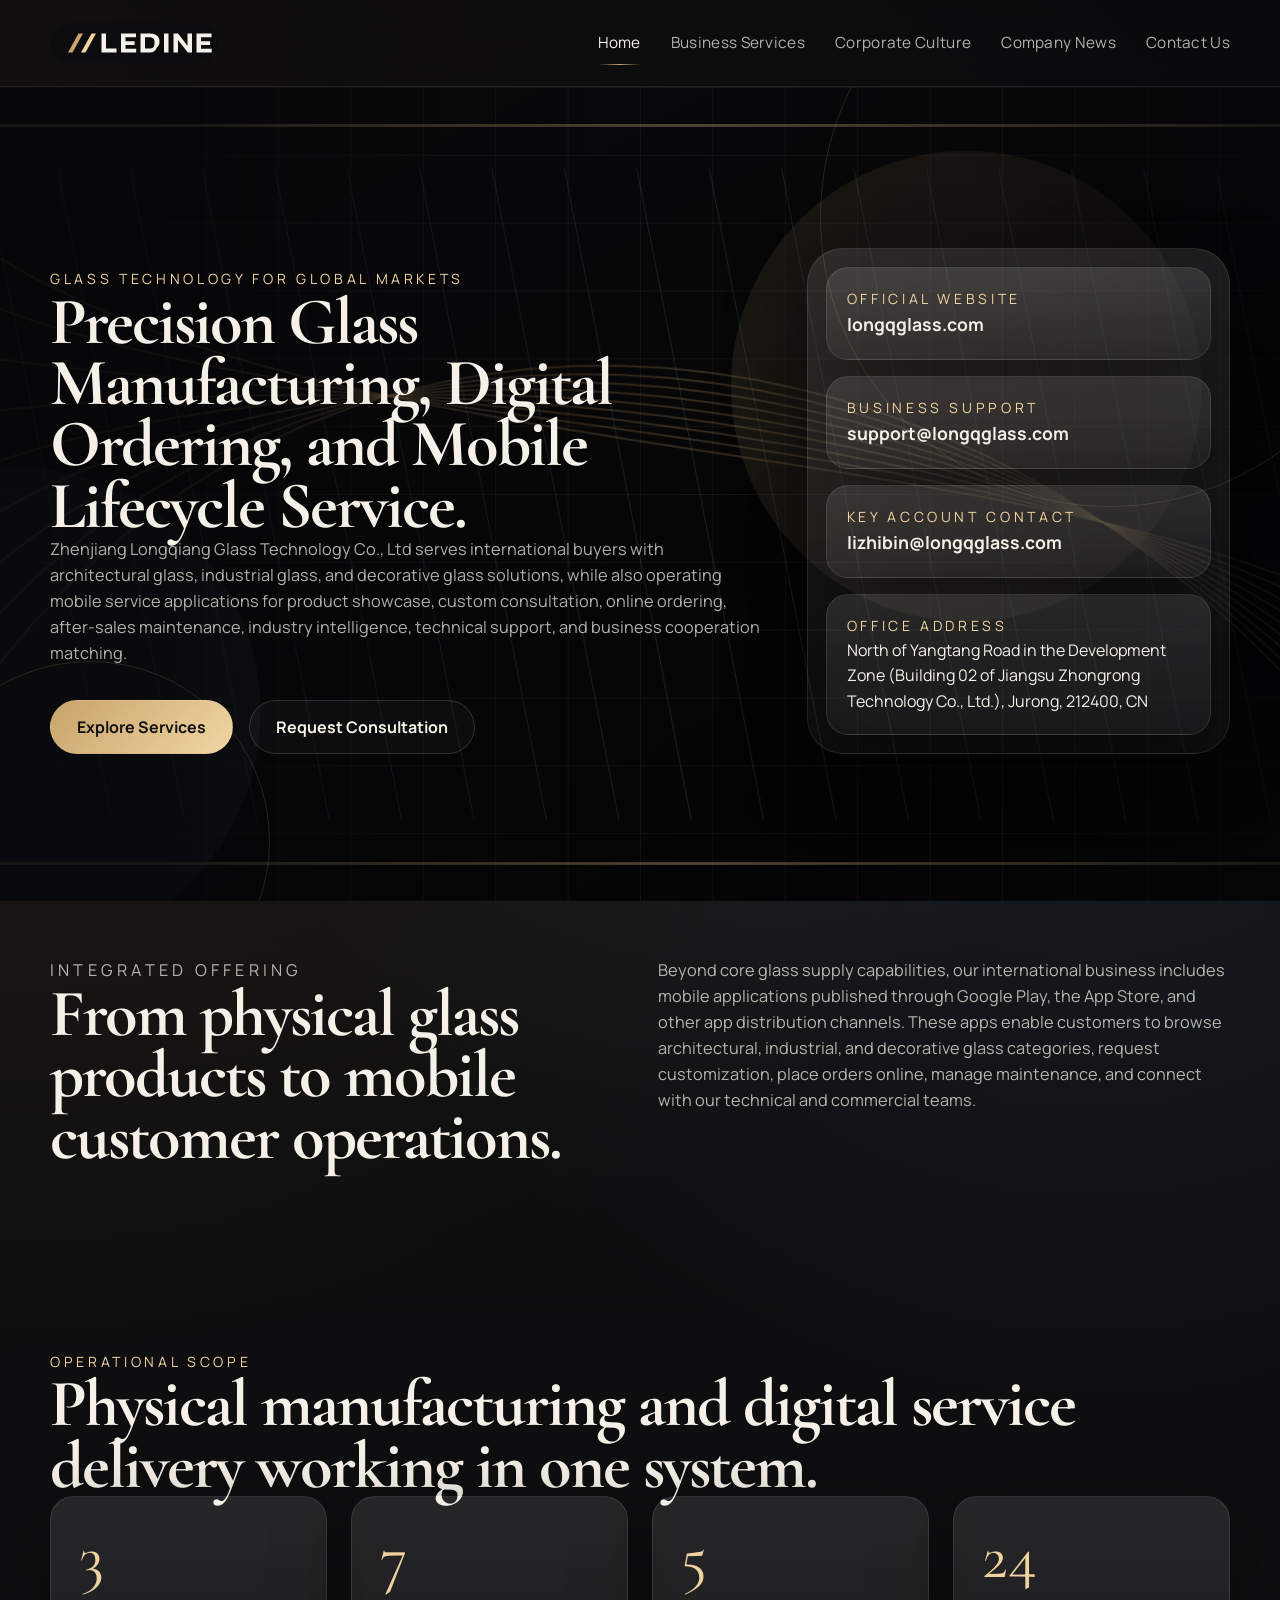
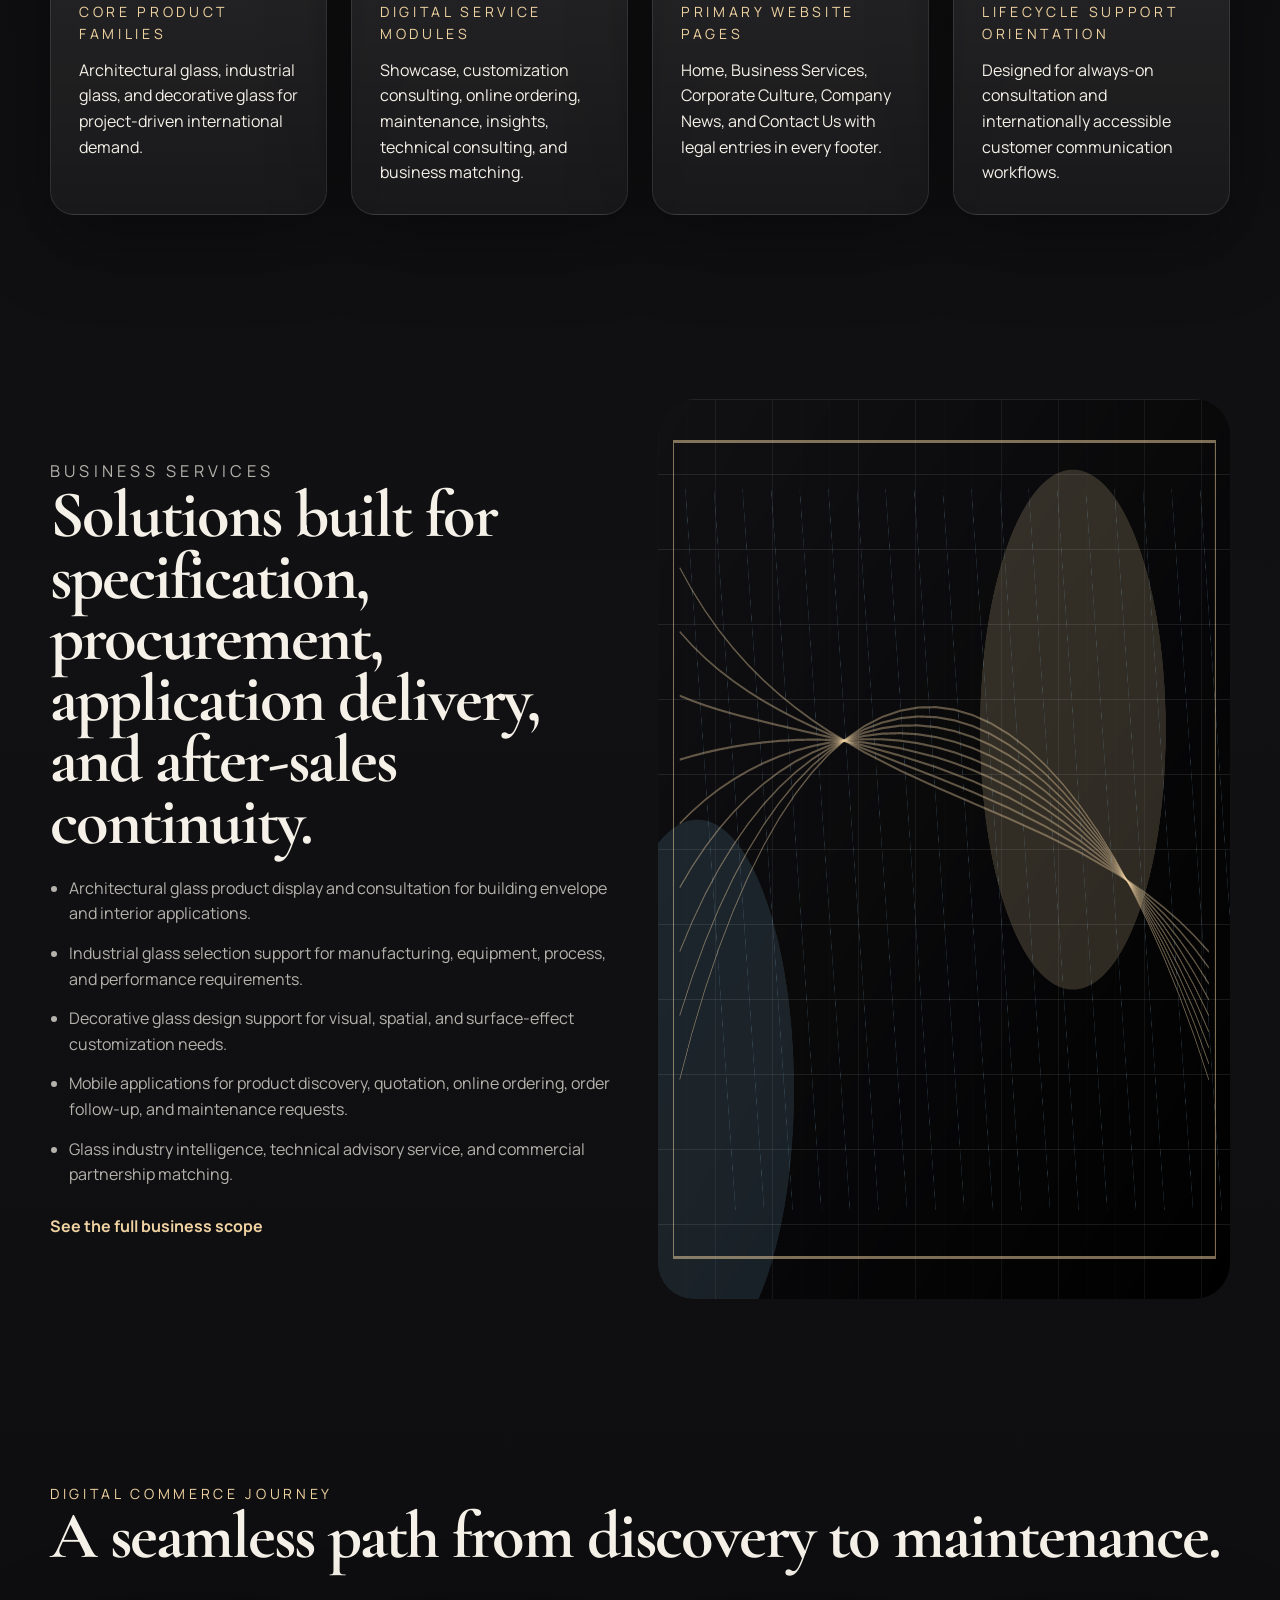
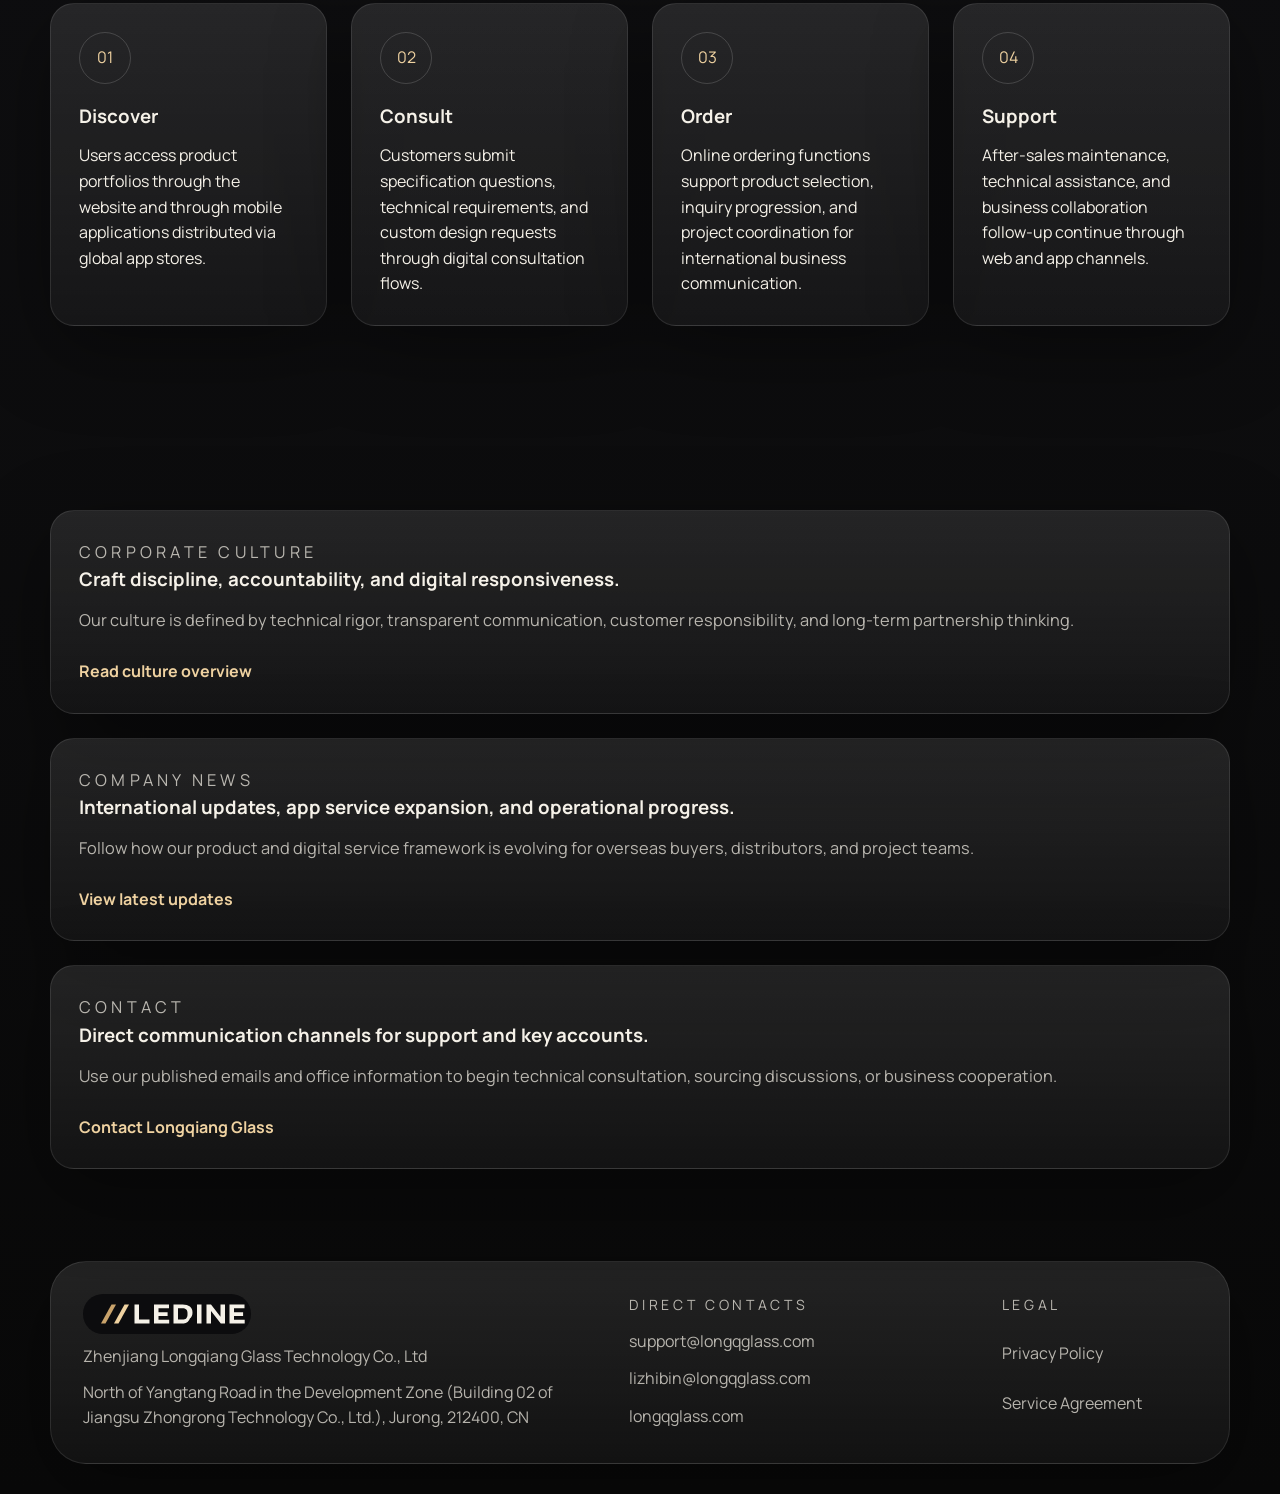
<file: index.html>
<!DOCTYPE html>
<html lang="en">
<head>
    <meta charset="UTF-8">
    <meta http-equiv="X-UA-Compatible" content="IE=edge">
    <meta name="viewport" content="width=device-width, initial-scale=1.0">
    <title>Zhenjiang Longqiang Glass Technology Co., Ltd | Advanced Glass Solutions & Mobile Service Platform</title>
    <meta name="description" content="Zhenjiang Longqiang Glass Technology Co., Ltd provides architectural glass, industrial glass, decorative glass, customization consulting, online ordering, after-sales maintenance, industry intelligence, technical consulting, and business matching services for international markets.">
    <meta name="keywords" content="glass technology, architectural glass, industrial glass, decorative glass, custom glass, online glass ordering, glass maintenance, glass mobile app, Jurong glass company, Jiangsu glass manufacturer">
    <meta name="robots" content="index, follow, max-image-preview:large, max-snippet:-1, max-video-preview:-1">
    <link rel="canonical" href="https://longqglass.com/">
    <link rel="alternate" hreflang="en" href="https://longqglass.com/">
    <meta property="og:type" content="website">
    <meta property="og:title" content="Zhenjiang Longqiang Glass Technology Co., Ltd">
    <meta property="og:description" content="International glass solutions, mobile service applications, customization consulting, and lifecycle support.">
    <meta property="og:url" content="https://longqglass.com/">
    <meta property="og:image" content="https://longqglass.com/images/og-cover.png">
    <meta property="og:site_name" content="Longqiang Glass">
    <meta name="twitter:card" content="summary_large_image">
    <meta name="twitter:title" content="Zhenjiang Longqiang Glass Technology Co., Ltd">
    <meta name="twitter:description" content="Advanced glass products, mobile ordering and service applications, and business support for international buyers.">
    <meta name="twitter:image" content="https://longqglass.com/images/og-cover.png">
    <link rel="icon" type="image/svg+xml" href="images/favicon.svg">
    <link rel="preconnect" href="https://fonts.googleapis.com">
    <link rel="preconnect" href="https://fonts.gstatic.com" crossorigin>
    <link href="https://fonts.googleapis.com/css2?family=Manrope:wght@400;500;600;700;800&family=Cormorant+Garamond:wght@500;600;700&display=swap" rel="stylesheet">
    <link rel="stylesheet" href="css/site.css">
    <script type="application/ld+json">
    {
      "@context": "https://schema.org",
      "@type": "Organization",
      "name": "Zhenjiang Longqiang Glass Technology Co., Ltd",
      "url": "https://longqglass.com/",
      "logo": "https://longqglass.com/images/logo.svg",
      "email": "support@longqglass.com",
      "address": {
        "@type": "PostalAddress",
        "streetAddress": "North of Yangtang Road in the Development Zone (Building 02 of Jiangsu Zhongrong Technology Co., Ltd.)",
        "addressLocality": "Jurong",
        "postalCode": "212400",
        "addressCountry": "CN"
      },
      "contactPoint": [
        {
          "@type": "ContactPoint",
          "contactType": "business support",
          "email": "support@longqglass.com",
          "availableLanguage": ["English"]
        },
        {
          "@type": "ContactPoint",
          "contactType": "key accounts",
          "email": "lizhibin@longqglass.com",
          "availableLanguage": ["English"]
        }
      ]
    }
    </script>
</head>
<body>
    <div class="page-shell">
        <header class="site-header" data-header>
            <div class="container nav-wrap">
                <a class="brand" href="index.html" aria-label="Longqiang Glass home">
                    <img src="images/logo.svg" alt="Longqiang Glass logo" width="168" height="40">
                </a>
                <button class="nav-toggle" type="button" aria-expanded="false" aria-controls="site-nav" data-nav-toggle>
                    <span></span>
                    <span></span>
                </button>
                <nav id="site-nav" class="site-nav" aria-label="Primary navigation">
                    <a class="is-active" href="index.html">Home</a>
                    <a href="services.html">Business Services</a>
                    <a href="culture.html">Corporate Culture</a>
                    <a href="news.html">Company News</a>
                    <a href="contact.html">Contact Us</a>
                </nav>
            </div>
        </header>

        <main>
            <section class="hero hero-home">
                <div class="hero-media">
                    <img src="images/hero-abstract.png" alt="Premium glass architecture and digital service background" width="1600" height="900">
                </div>
                <div class="hero-orbit orbit-a"></div>
                <div class="hero-orbit orbit-b"></div>
                <div class="container hero-grid">
                    <div class="hero-copy" data-reveal>
                        <p class="eyebrow">Glass Technology for Global Markets</p>
                        <h1>Precision Glass Manufacturing, Digital Ordering, and Mobile Lifecycle Service.</h1>
                        <p class="hero-text">Zhenjiang Longqiang Glass Technology Co., Ltd serves international buyers with architectural glass, industrial glass, and decorative glass solutions, while also operating mobile service applications for product showcase, custom consultation, online ordering, after-sales maintenance, industry intelligence, technical support, and business cooperation matching.</p>
                        <div class="hero-actions">
                            <a class="button button-primary" href="services.html">Explore Services</a>
                            <a class="button button-secondary" href="contact.html">Request Consultation</a>
                        </div>
                    </div>
                    <aside class="hero-panel" data-reveal>
                        <div class="panel-card">
                            <p class="panel-label">Official Website</p>
                            <a href="https://longqglass.com" target="_blank" rel="noopener">longqglass.com</a>
                        </div>
                        <div class="panel-card">
                            <p class="panel-label">Business Support</p>
                            <a href="mailto:support@longqglass.com">support@longqglass.com</a>
                        </div>
                        <div class="panel-card">
                            <p class="panel-label">Key Account Contact</p>
                            <a href="mailto:lizhibin@longqglass.com">lizhibin@longqglass.com</a>
                        </div>
                        <div class="panel-card">
                            <p class="panel-label">Office Address</p>
                            <p>North of Yangtang Road in the Development Zone (Building 02 of Jiangsu Zhongrong Technology Co., Ltd.), Jurong, 212400, CN</p>
                        </div>
                    </aside>
                </div>
            </section>

            <section class="section intro-strip">
                <div class="container intro-grid">
                    <div data-reveal>
                        <p class="eyebrow">Integrated Offering</p>
                        <h2>From physical glass products to mobile customer operations.</h2>
                    </div>
                    <div data-reveal>
                        <p>Beyond core glass supply capabilities, our international business includes mobile applications published through Google Play, the App Store, and other app distribution channels. These apps enable customers to browse architectural, industrial, and decorative glass categories, request customization, place orders online, manage maintenance, and connect with our technical and commercial teams.</p>
                    </div>
                </div>
            </section>

            <section class="section metrics-section">
                <div class="container">
                    <div class="section-heading" data-reveal>
                        <p class="eyebrow">Operational Scope</p>
                        <h2>Physical manufacturing and digital service delivery working in one system.</h2>
                    </div>
                    <div class="metrics-grid">
                        <article class="metric-card" data-reveal>
                            <span class="metric-value" data-count="3">3</span>
                            <p class="metric-title">Core Product Families</p>
                            <p>Architectural glass, industrial glass, and decorative glass for project-driven international demand.</p>
                        </article>
                        <article class="metric-card" data-reveal>
                            <span class="metric-value" data-count="7">7</span>
                            <p class="metric-title">Digital Service Modules</p>
                            <p>Showcase, customization consulting, online ordering, maintenance, insights, technical consulting, and business matching.</p>
                        </article>
                        <article class="metric-card" data-reveal>
                            <span class="metric-value" data-count="5">5</span>
                            <p class="metric-title">Primary Website Pages</p>
                            <p>Home, Business Services, Corporate Culture, Company News, and Contact Us with legal entries in every footer.</p>
                        </article>
                        <article class="metric-card" data-reveal>
                            <span class="metric-value" data-count="24">24</span>
                            <p class="metric-title">Lifecycle Support Orientation</p>
                            <p>Designed for always-on consultation and internationally accessible customer communication workflows.</p>
                        </article>
                    </div>
                </div>
            </section>

            <section class="section showcase-section">
                <div class="container showcase-grid">
                    <div class="showcase-copy" data-reveal>
                        <p class="eyebrow">Business Services</p>
                        <h2>Solutions built for specification, procurement, application delivery, and after-sales continuity.</h2>
                        <ul class="feature-list">
                            <li>Architectural glass product display and consultation for building envelope and interior applications.</li>
                            <li>Industrial glass selection support for manufacturing, equipment, process, and performance requirements.</li>
                            <li>Decorative glass design support for visual, spatial, and surface-effect customization needs.</li>
                            <li>Mobile applications for product discovery, quotation, online ordering, order follow-up, and maintenance requests.</li>
                            <li>Glass industry intelligence, technical advisory service, and commercial partnership matching.</li>
                        </ul>
                        <a class="text-link" href="services.html">See the full business scope</a>
                    </div>
                    <div class="showcase-media" data-reveal>
                        <img src="images/service-grid.png" alt="Glass business services overview" width="1200" height="900">
                    </div>
                </div>
            </section>

            <section class="section timeline-section">
                <div class="container">
                    <div class="section-heading" data-reveal>
                        <p class="eyebrow">Digital Commerce Journey</p>
                        <h2>A seamless path from discovery to maintenance.</h2>
                    </div>
                    <div class="timeline">
                        <article class="timeline-item" data-reveal>
                            <span>01</span>
                            <h3>Discover</h3>
                            <p>Users access product portfolios through the website and through mobile applications distributed via global app stores.</p>
                        </article>
                        <article class="timeline-item" data-reveal>
                            <span>02</span>
                            <h3>Consult</h3>
                            <p>Customers submit specification questions, technical requirements, and custom design requests through digital consultation flows.</p>
                        </article>
                        <article class="timeline-item" data-reveal>
                            <span>03</span>
                            <h3>Order</h3>
                            <p>Online ordering functions support product selection, inquiry progression, and project coordination for international business communication.</p>
                        </article>
                        <article class="timeline-item" data-reveal>
                            <span>04</span>
                            <h3>Support</h3>
                            <p>After-sales maintenance, technical assistance, and business collaboration follow-up continue through web and app channels.</p>
                        </article>
                    </div>
                </div>
            </section>

            <section class="section news-preview">
                <div class="container cards-three">
                    <article class="content-card" data-reveal>
                        <p class="eyebrow">Corporate Culture</p>
                        <h3>Craft discipline, accountability, and digital responsiveness.</h3>
                        <p>Our culture is defined by technical rigor, transparent communication, customer responsibility, and long-term partnership thinking.</p>
                        <a class="text-link" href="culture.html">Read culture overview</a>
                    </article>
                    <article class="content-card" data-reveal>
                        <p class="eyebrow">Company News</p>
                        <h3>International updates, app service expansion, and operational progress.</h3>
                        <p>Follow how our product and digital service framework is evolving for overseas buyers, distributors, and project teams.</p>
                        <a class="text-link" href="news.html">View latest updates</a>
                    </article>
                    <article class="content-card" data-reveal>
                        <p class="eyebrow">Contact</p>
                        <h3>Direct communication channels for support and key accounts.</h3>
                        <p>Use our published emails and office information to begin technical consultation, sourcing discussions, or business cooperation.</p>
                        <a class="text-link" href="contact.html">Contact Longqiang Glass</a>
                    </article>
                </div>
            </section>
        </main>

        <footer class="site-footer">
            <div class="container footer-grid">
                <div>
                    <img src="images/logo.svg" alt="Longqiang Glass logo" width="168" height="40">
                    <p>Zhenjiang Longqiang Glass Technology Co., Ltd</p>
                    <p>North of Yangtang Road in the Development Zone (Building 02 of Jiangsu Zhongrong Technology Co., Ltd.), Jurong, 212400, CN</p>
                </div>
                <div>
                    <p class="footer-title">Direct Contacts</p>
                    <a href="mailto:support@longqglass.com">support@longqglass.com</a>
                    <a href="mailto:lizhibin@longqglass.com">lizhibin@longqglass.com</a>
                    <a href="https://longqglass.com" target="_blank" rel="noopener">longqglass.com</a>
                </div>
                <div>
                    <p class="footer-title">Legal</p>
                    <a href="privacy.html">Privacy Policy</a>
                    <a href="terms.html">Service Agreement</a>
                </div>
            </div>
        </footer>
    </div>

    <script src="js/site.js" defer></script>
</body>
</html>
</file>
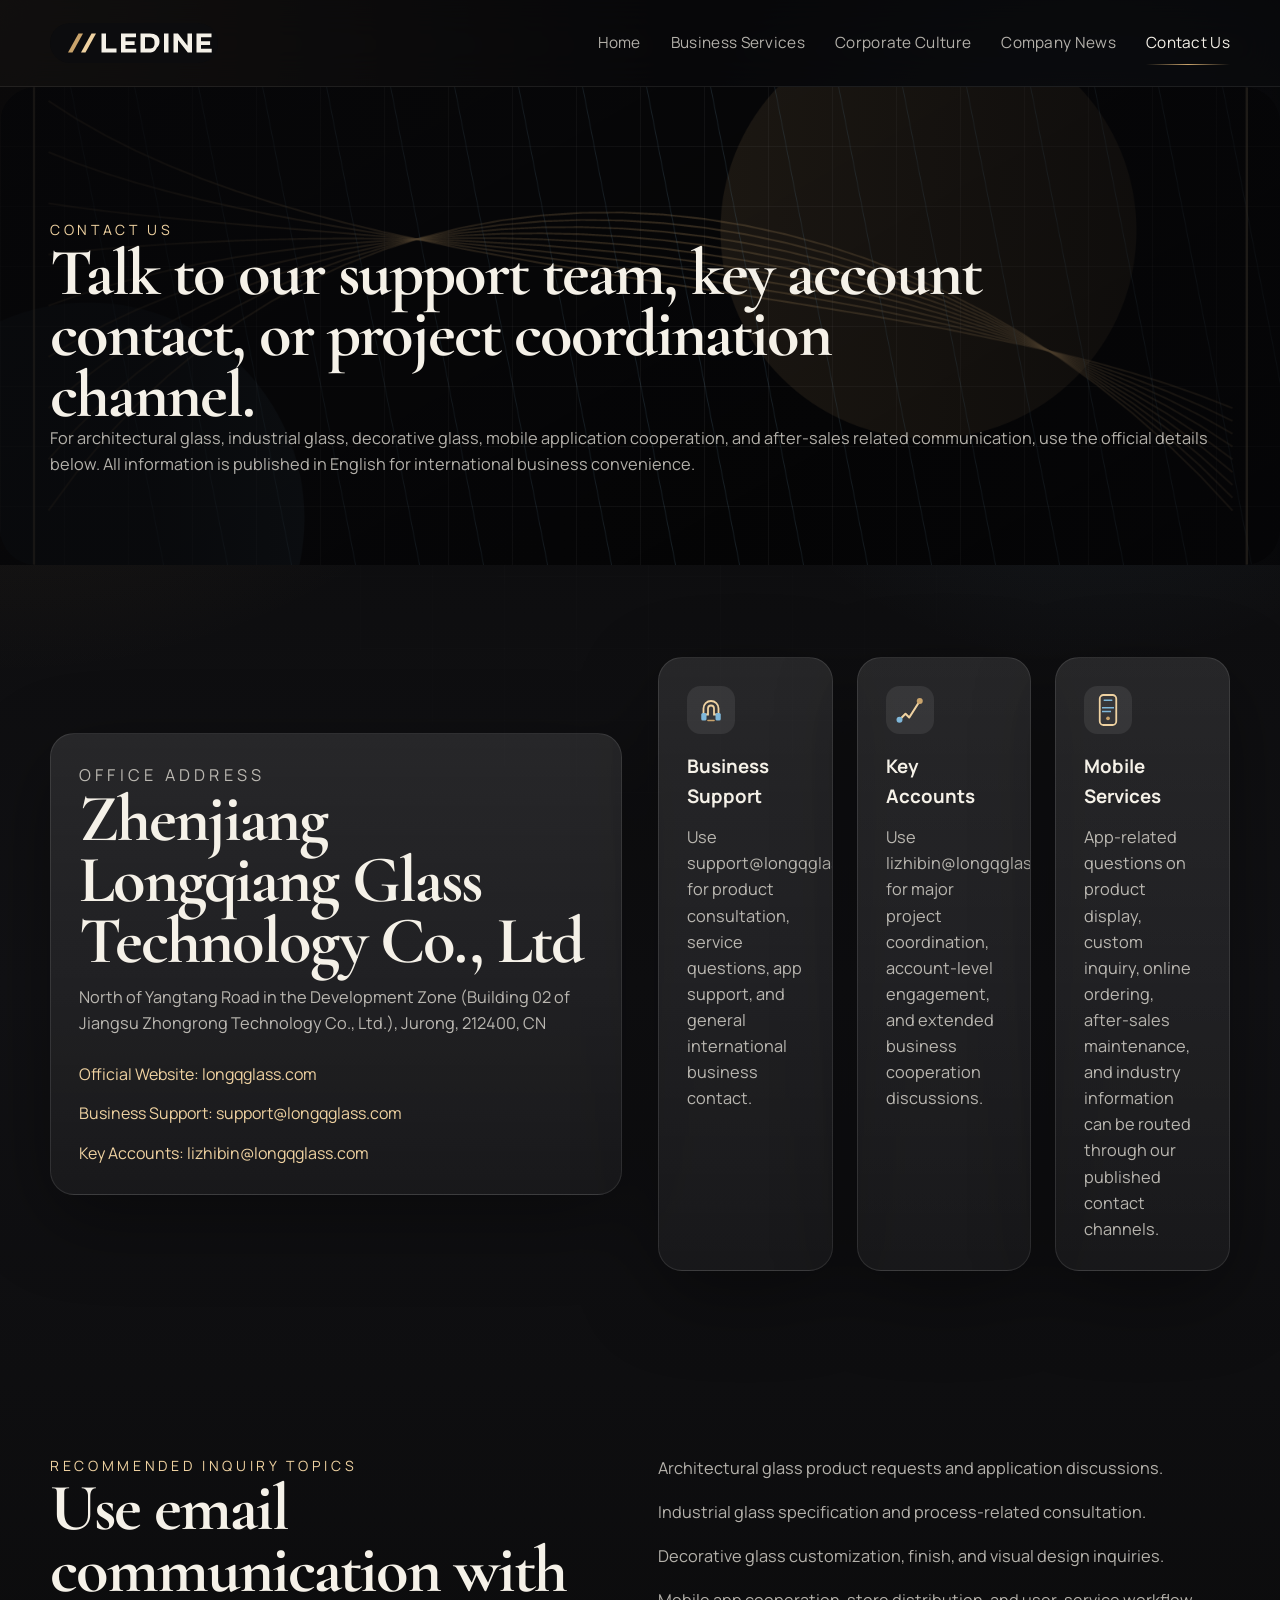
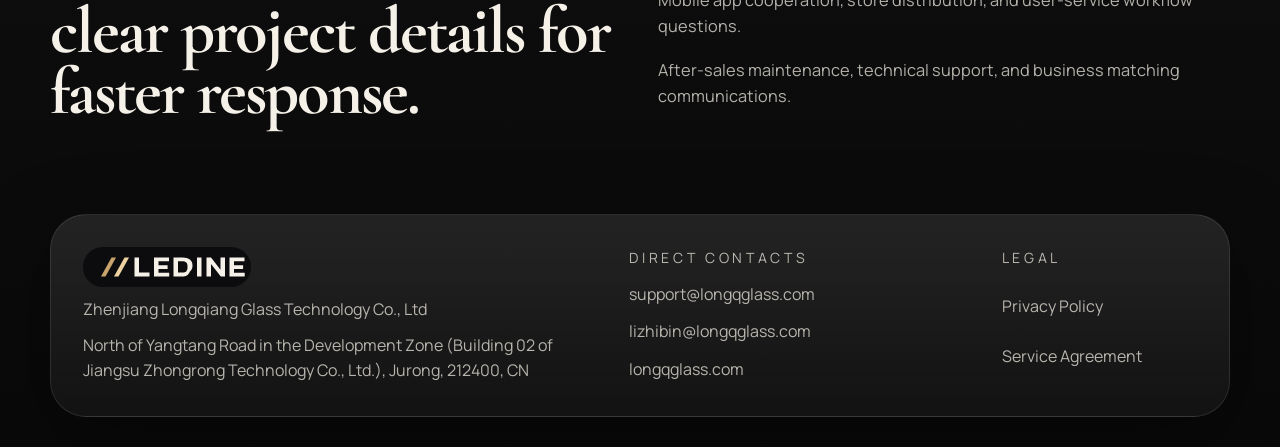
<file: contact.html>
<!DOCTYPE html>
<html lang="en">
<head>
    <meta charset="UTF-8">
    <meta http-equiv="X-UA-Compatible" content="IE=edge">
    <meta name="viewport" content="width=device-width, initial-scale=1.0">
    <title>Contact Us | Zhenjiang Longqiang Glass Technology Co., Ltd</title>
    <meta name="description" content="Contact Zhenjiang Longqiang Glass Technology Co., Ltd for business support, key account coordination, technical consultation, and international cooperation.">
    <meta name="robots" content="index, follow, max-image-preview:large">
    <link rel="canonical" href="https://longqglass.com/contact.html">
    <link rel="alternate" hreflang="en" href="https://longqglass.com/contact.html">
    <meta property="og:type" content="website">
    <meta property="og:title" content="Contact Us | Longqiang Glass">
    <meta property="og:description" content="Direct contact channels for support, key accounts, and international communication.">
    <meta property="og:url" content="https://longqglass.com/contact.html">
    <meta property="og:image" content="https://longqglass.com/images/contact-network.png">
    <link rel="icon" type="image/svg+xml" href="images/favicon.svg">
    <link rel="preconnect" href="https://fonts.googleapis.com">
    <link rel="preconnect" href="https://fonts.gstatic.com" crossorigin>
    <link href="https://fonts.googleapis.com/css2?family=Manrope:wght@400;500;600;700;800&family=Cormorant+Garamond:wght@500;600;700&display=swap" rel="stylesheet">
    <link rel="stylesheet" href="css/site.css">
</head>
<body>
    <div class="page-shell inner-page">
        <header class="site-header" data-header>
            <div class="container nav-wrap">
                <a class="brand" href="index.html" aria-label="Longqiang Glass home">
                    <img src="images/logo.svg" alt="Longqiang Glass logo" width="168" height="40">
                </a>
                <button class="nav-toggle" type="button" aria-expanded="false" aria-controls="site-nav" data-nav-toggle>
                    <span></span>
                    <span></span>
                </button>
                <nav id="site-nav" class="site-nav" aria-label="Primary navigation">
                    <a href="index.html">Home</a>
                    <a href="services.html">Business Services</a>
                    <a href="culture.html">Corporate Culture</a>
                    <a href="news.html">Company News</a>
                    <a class="is-active" href="contact.html">Contact Us</a>
                </nav>
            </div>
        </header>

        <main>
            <section class="page-hero">
                <div class="page-hero-media">
                    <img src="images/contact-network.png" alt="Global contact and support background" width="1600" height="900">
                </div>
                <div class="container page-hero-content" data-reveal>
                    <p class="eyebrow">Contact Us</p>
                    <h1>Talk to our support team, key account contact, or project coordination channel.</h1>
                    <p>For architectural glass, industrial glass, decorative glass, mobile application cooperation, and after-sales related communication, use the official details below. All information is published in English for international business convenience.</p>
                </div>
            </section>

            <section class="section contact-section">
                <div class="container contact-grid">
                    <div class="contact-panel" data-reveal>
                        <p class="eyebrow">Office Address</p>
                        <h2>Zhenjiang Longqiang Glass Technology Co., Ltd</h2>
                        <p>North of Yangtang Road in the Development Zone (Building 02 of Jiangsu Zhongrong Technology Co., Ltd.), Jurong, 212400, CN</p>
                        <div class="contact-links">
                            <a href="https://longqglass.com" target="_blank" rel="noopener">Official Website: longqglass.com</a>
                            <a href="mailto:support@longqglass.com">Business Support: support@longqglass.com</a>
                            <a href="mailto:lizhibin@longqglass.com">Key Accounts: lizhibin@longqglass.com</a>
                        </div>
                    </div>
                    <div class="contact-card-stack">
                        <article class="glass-tile" data-reveal>
                            <img src="images/icon-support.svg" alt="Business support icon" width="48" height="48">
                            <h3>Business Support</h3>
                            <p>Use support@longqglass.com for product consultation, service questions, app support, and general international business contact.</p>
                        </article>
                        <article class="glass-tile" data-reveal>
                            <img src="images/icon-custom.svg" alt="Key account icon" width="48" height="48">
                            <h3>Key Accounts</h3>
                            <p>Use lizhibin@longqglass.com for major project coordination, account-level engagement, and extended business cooperation discussions.</p>
                        </article>
                        <article class="glass-tile" data-reveal>
                            <img src="images/icon-app.svg" alt="App service icon" width="48" height="48">
                            <h3>Mobile Services</h3>
                            <p>App-related questions on product display, custom inquiry, online ordering, after-sales maintenance, and industry information can be routed through our published contact channels.</p>
                        </article>
                    </div>
                </div>
            </section>

            <section class="section inquiry-section">
                <div class="container inquiry-grid">
                    <div data-reveal>
                        <p class="eyebrow">Recommended Inquiry Topics</p>
                        <h2>Use email communication with clear project details for faster response.</h2>
                    </div>
                    <div class="insight-points" data-reveal>
                        <p>Architectural glass product requests and application discussions.</p>
                        <p>Industrial glass specification and process-related consultation.</p>
                        <p>Decorative glass customization, finish, and visual design inquiries.</p>
                        <p>Mobile app cooperation, store distribution, and user-service workflow questions.</p>
                        <p>After-sales maintenance, technical support, and business matching communications.</p>
                    </div>
                </div>
            </section>
        </main>

        <footer class="site-footer">
            <div class="container footer-grid">
                <div>
                    <img src="images/logo.svg" alt="Longqiang Glass logo" width="168" height="40">
                    <p>Zhenjiang Longqiang Glass Technology Co., Ltd</p>
                    <p>North of Yangtang Road in the Development Zone (Building 02 of Jiangsu Zhongrong Technology Co., Ltd.), Jurong, 212400, CN</p>
                </div>
                <div>
                    <p class="footer-title">Direct Contacts</p>
                    <a href="mailto:support@longqglass.com">support@longqglass.com</a>
                    <a href="mailto:lizhibin@longqglass.com">lizhibin@longqglass.com</a>
                    <a href="https://longqglass.com" target="_blank" rel="noopener">longqglass.com</a>
                </div>
                <div>
                    <p class="footer-title">Legal</p>
                    <a href="privacy.html">Privacy Policy</a>
                    <a href="terms.html">Service Agreement</a>
                </div>
            </div>
        </footer>
    </div>

    <script src="js/site.js" defer></script>
</body>
</html>
</file>
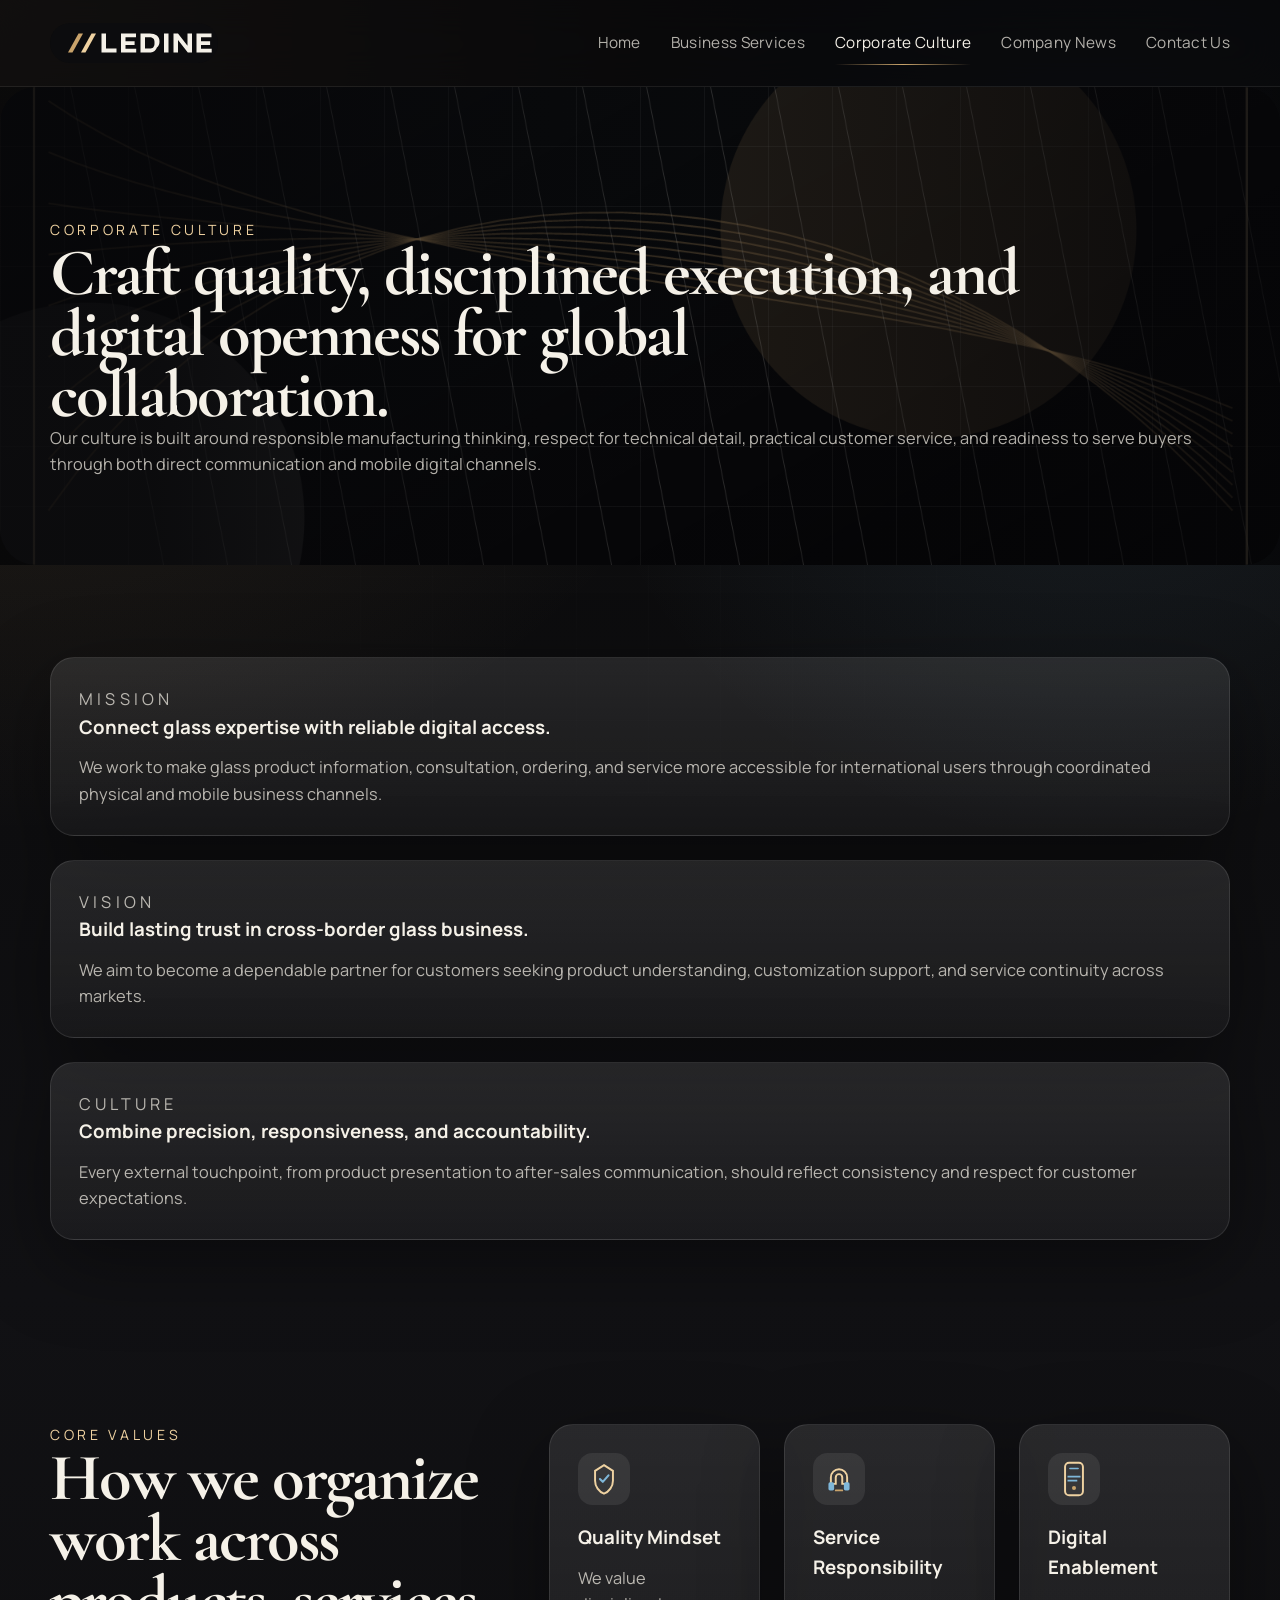
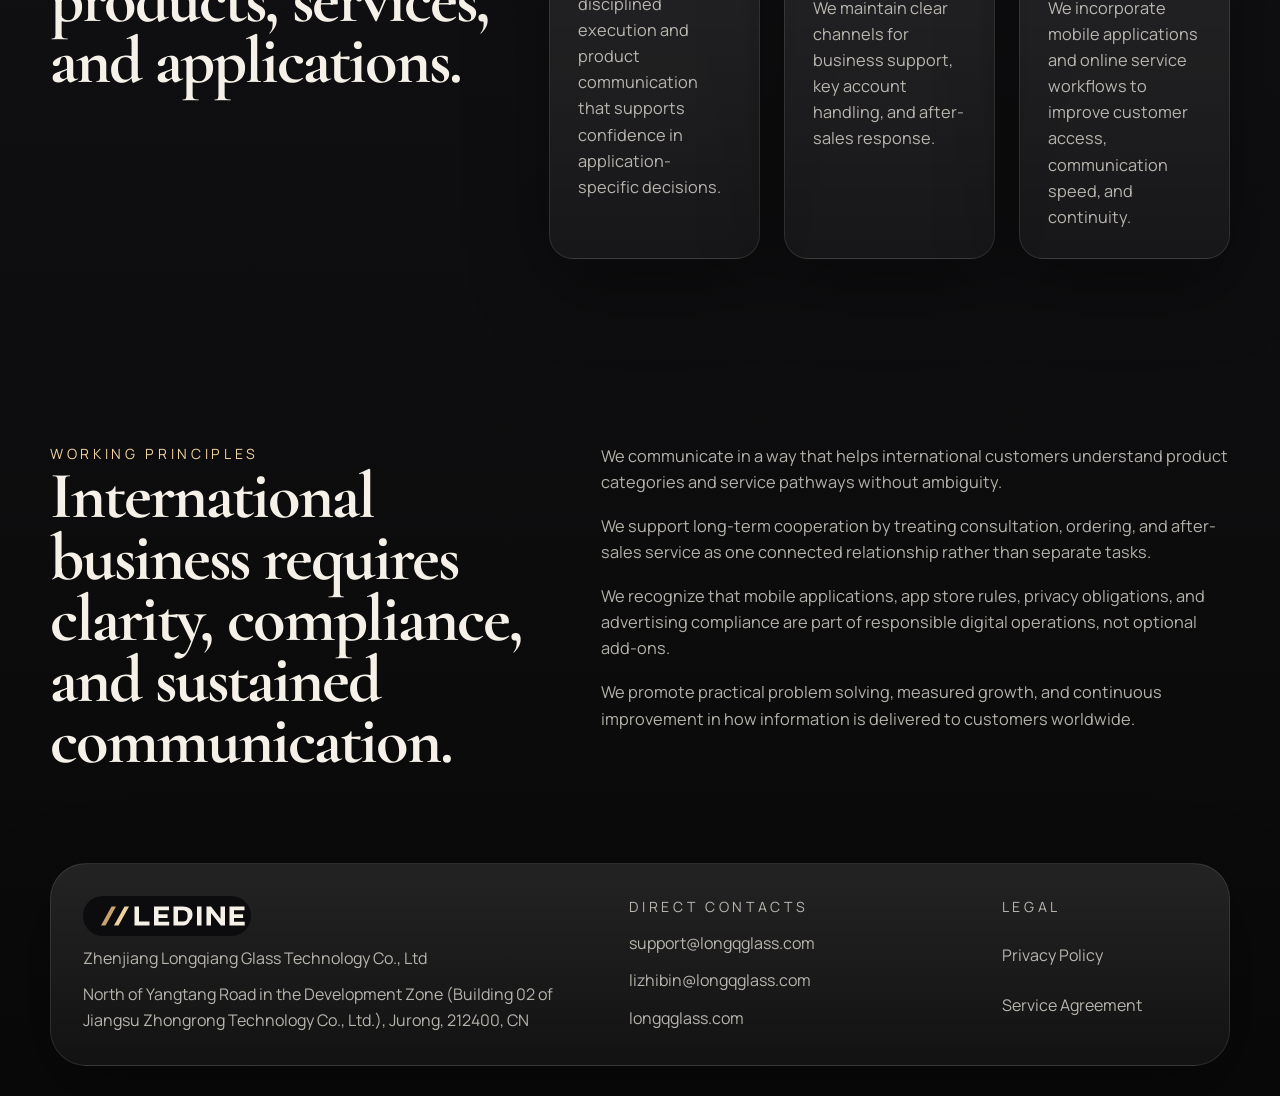
<file: culture.html>
<!DOCTYPE html>
<html lang="en">
<head>
    <meta charset="UTF-8">
    <meta http-equiv="X-UA-Compatible" content="IE=edge">
    <meta name="viewport" content="width=device-width, initial-scale=1.0">
    <title>Corporate Culture | Zhenjiang Longqiang Glass Technology Co., Ltd</title>
    <meta name="description" content="Discover the corporate culture, mission, values, quality mindset, and international service orientation of Zhenjiang Longqiang Glass Technology Co., Ltd.">
    <meta name="robots" content="index, follow, max-image-preview:large">
    <link rel="canonical" href="https://longqglass.com/culture.html">
    <link rel="alternate" hreflang="en" href="https://longqglass.com/culture.html">
    <meta property="og:type" content="website">
    <meta property="og:title" content="Corporate Culture | Longqiang Glass">
    <meta property="og:description" content="Technical rigor, customer accountability, and digital responsiveness.">
    <meta property="og:url" content="https://longqglass.com/culture.html">
    <meta property="og:image" content="https://longqglass.com/images/culture-craft.png">
    <link rel="icon" type="image/svg+xml" href="images/favicon.svg">
    <link rel="preconnect" href="https://fonts.googleapis.com">
    <link rel="preconnect" href="https://fonts.gstatic.com" crossorigin>
    <link href="https://fonts.googleapis.com/css2?family=Manrope:wght@400;500;600;700;800&family=Cormorant+Garamond:wght@500;600;700&display=swap" rel="stylesheet">
    <link rel="stylesheet" href="css/site.css">
</head>
<body>
    <div class="page-shell inner-page">
        <header class="site-header" data-header>
            <div class="container nav-wrap">
                <a class="brand" href="index.html" aria-label="Longqiang Glass home">
                    <img src="images/logo.svg" alt="Longqiang Glass logo" width="168" height="40">
                </a>
                <button class="nav-toggle" type="button" aria-expanded="false" aria-controls="site-nav" data-nav-toggle>
                    <span></span>
                    <span></span>
                </button>
                <nav id="site-nav" class="site-nav" aria-label="Primary navigation">
                    <a href="index.html">Home</a>
                    <a href="services.html">Business Services</a>
                    <a class="is-active" href="culture.html">Corporate Culture</a>
                    <a href="news.html">Company News</a>
                    <a href="contact.html">Contact Us</a>
                </nav>
            </div>
        </header>

        <main>
            <section class="page-hero">
                <div class="page-hero-media">
                    <img src="images/culture-craft.png" alt="Corporate culture and craftsmanship background" width="1600" height="900">
                </div>
                <div class="container page-hero-content" data-reveal>
                    <p class="eyebrow">Corporate Culture</p>
                    <h1>Craft quality, disciplined execution, and digital openness for global collaboration.</h1>
                    <p>Our culture is built around responsible manufacturing thinking, respect for technical detail, practical customer service, and readiness to serve buyers through both direct communication and mobile digital channels.</p>
                </div>
            </section>

            <section class="section culture-values">
                <div class="container cards-three">
                    <article class="content-card" data-reveal>
                        <p class="eyebrow">Mission</p>
                        <h3>Connect glass expertise with reliable digital access.</h3>
                        <p>We work to make glass product information, consultation, ordering, and service more accessible for international users through coordinated physical and mobile business channels.</p>
                    </article>
                    <article class="content-card" data-reveal>
                        <p class="eyebrow">Vision</p>
                        <h3>Build lasting trust in cross-border glass business.</h3>
                        <p>We aim to become a dependable partner for customers seeking product understanding, customization support, and service continuity across markets.</p>
                    </article>
                    <article class="content-card" data-reveal>
                        <p class="eyebrow">Culture</p>
                        <h3>Combine precision, responsiveness, and accountability.</h3>
                        <p>Every external touchpoint, from product presentation to after-sales communication, should reflect consistency and respect for customer expectations.</p>
                    </article>
                </div>
            </section>

            <section class="section split-section">
                <div class="container split-grid">
                    <div data-reveal>
                        <p class="eyebrow">Core Values</p>
                        <h2>How we organize work across products, services, and applications.</h2>
                    </div>
                    <div class="service-stack">
                        <article class="service-card" data-reveal>
                            <img src="images/icon-culture.svg" alt="Quality icon" width="52" height="52">
                            <h3>Quality Mindset</h3>
                            <p>We value disciplined execution and product communication that supports confidence in application-specific decisions.</p>
                        </article>
                        <article class="service-card" data-reveal>
                            <img src="images/icon-support.svg" alt="Service icon" width="52" height="52">
                            <h3>Service Responsibility</h3>
                            <p>We maintain clear channels for business support, key account handling, and after-sales response.</p>
                        </article>
                        <article class="service-card" data-reveal>
                            <img src="images/icon-app.svg" alt="Digital icon" width="52" height="52">
                            <h3>Digital Enablement</h3>
                            <p>We incorporate mobile applications and online service workflows to improve customer access, communication speed, and continuity.</p>
                        </article>
                    </div>
                </div>
            </section>

            <section class="section manifesto-section">
                <div class="container manifesto-grid">
                    <div class="manifesto-copy" data-reveal>
                        <p class="eyebrow">Working Principles</p>
                        <h2>International business requires clarity, compliance, and sustained communication.</h2>
                    </div>
                    <div class="manifesto-list" data-reveal>
                        <p>We communicate in a way that helps international customers understand product categories and service pathways without ambiguity.</p>
                        <p>We support long-term cooperation by treating consultation, ordering, and after-sales service as one connected relationship rather than separate tasks.</p>
                        <p>We recognize that mobile applications, app store rules, privacy obligations, and advertising compliance are part of responsible digital operations, not optional add-ons.</p>
                        <p>We promote practical problem solving, measured growth, and continuous improvement in how information is delivered to customers worldwide.</p>
                    </div>
                </div>
            </section>
        </main>

        <footer class="site-footer">
            <div class="container footer-grid">
                <div>
                    <img src="images/logo.svg" alt="Longqiang Glass logo" width="168" height="40">
                    <p>Zhenjiang Longqiang Glass Technology Co., Ltd</p>
                    <p>North of Yangtang Road in the Development Zone (Building 02 of Jiangsu Zhongrong Technology Co., Ltd.), Jurong, 212400, CN</p>
                </div>
                <div>
                    <p class="footer-title">Direct Contacts</p>
                    <a href="mailto:support@longqglass.com">support@longqglass.com</a>
                    <a href="mailto:lizhibin@longqglass.com">lizhibin@longqglass.com</a>
                    <a href="https://longqglass.com" target="_blank" rel="noopener">longqglass.com</a>
                </div>
                <div>
                    <p class="footer-title">Legal</p>
                    <a href="privacy.html">Privacy Policy</a>
                    <a href="terms.html">Service Agreement</a>
                </div>
            </div>
        </footer>
    </div>

    <script src="js/site.js" defer></script>
</body>
</html>
</file>
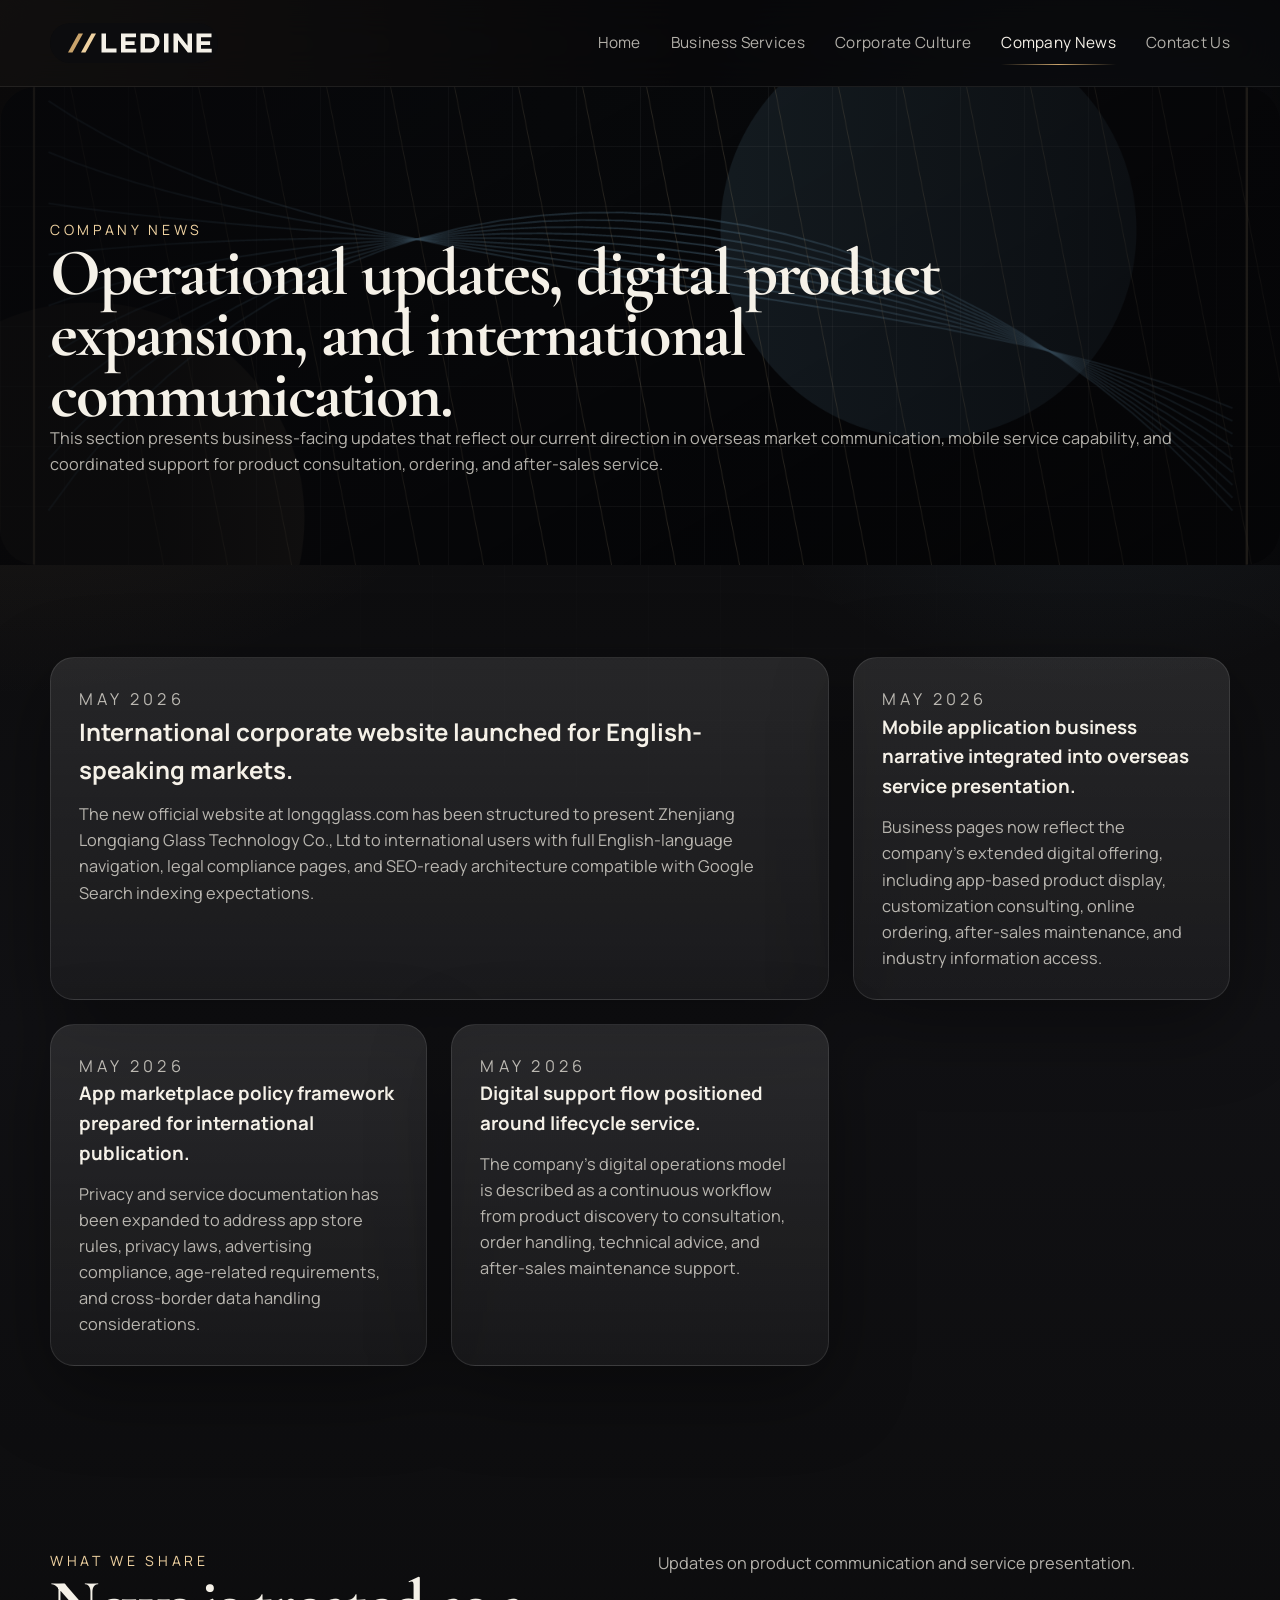
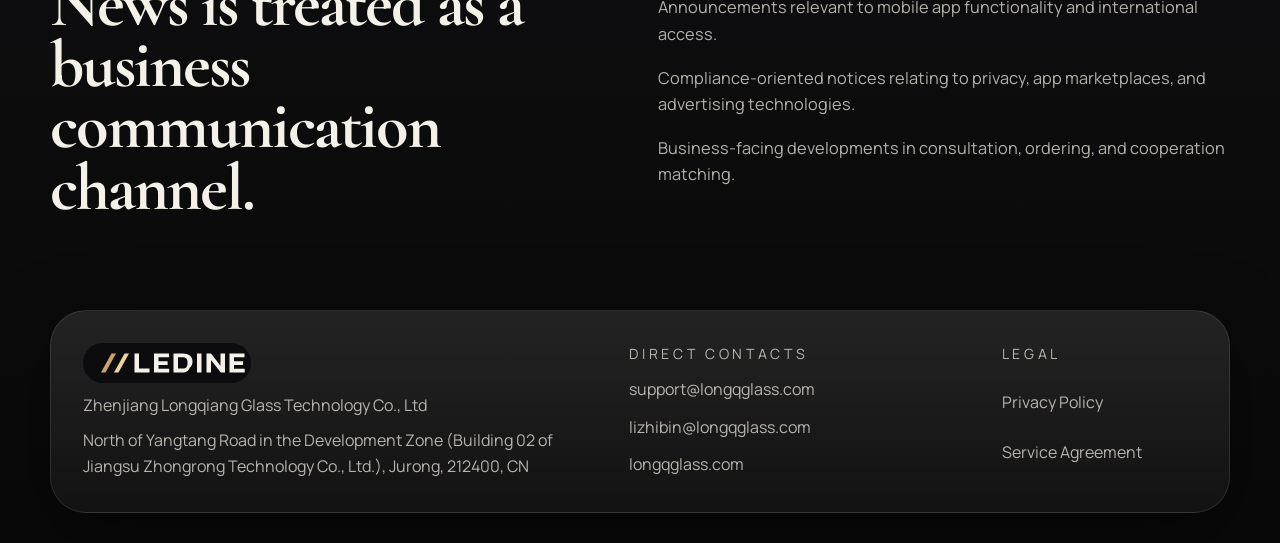
<file: news.html>
<!DOCTYPE html>
<html lang="en">
<head>
    <meta charset="UTF-8">
    <meta http-equiv="X-UA-Compatible" content="IE=edge">
    <meta name="viewport" content="width=device-width, initial-scale=1.0">
    <title>Company News | Zhenjiang Longqiang Glass Technology Co., Ltd</title>
    <meta name="description" content="Read company news, international service updates, digital platform developments, and industry-oriented communications from Longqiang Glass.">
    <meta name="robots" content="index, follow, max-image-preview:large">
    <link rel="canonical" href="https://longqglass.com/news.html">
    <link rel="alternate" hreflang="en" href="https://longqglass.com/news.html">
    <meta property="og:type" content="website">
    <meta property="og:title" content="Company News | Longqiang Glass">
    <meta property="og:description" content="International updates and digital service developments.">
    <meta property="og:url" content="https://longqglass.com/news.html">
    <meta property="og:image" content="https://longqglass.com/images/news-lab.png">
    <link rel="icon" type="image/svg+xml" href="images/favicon.svg">
    <link rel="preconnect" href="https://fonts.googleapis.com">
    <link rel="preconnect" href="https://fonts.gstatic.com" crossorigin>
    <link href="https://fonts.googleapis.com/css2?family=Manrope:wght@400;500;600;700;800&family=Cormorant+Garamond:wght@500;600;700&display=swap" rel="stylesheet">
    <link rel="stylesheet" href="css/site.css">
</head>
<body>
    <div class="page-shell inner-page">
        <header class="site-header" data-header>
            <div class="container nav-wrap">
                <a class="brand" href="index.html" aria-label="Longqiang Glass home">
                    <img src="images/logo.svg" alt="Longqiang Glass logo" width="168" height="40">
                </a>
                <button class="nav-toggle" type="button" aria-expanded="false" aria-controls="site-nav" data-nav-toggle>
                    <span></span>
                    <span></span>
                </button>
                <nav id="site-nav" class="site-nav" aria-label="Primary navigation">
                    <a href="index.html">Home</a>
                    <a href="services.html">Business Services</a>
                    <a href="culture.html">Corporate Culture</a>
                    <a class="is-active" href="news.html">Company News</a>
                    <a href="contact.html">Contact Us</a>
                </nav>
            </div>
        </header>

        <main>
            <section class="page-hero">
                <div class="page-hero-media">
                    <img src="images/news-lab.png" alt="Company news and digital development background" width="1600" height="900">
                </div>
                <div class="container page-hero-content" data-reveal>
                    <p class="eyebrow">Company News</p>
                    <h1>Operational updates, digital product expansion, and international communication.</h1>
                    <p>This section presents business-facing updates that reflect our current direction in overseas market communication, mobile service capability, and coordinated support for product consultation, ordering, and after-sales service.</p>
                </div>
            </section>

            <section class="section journal-section">
                <div class="container journal-grid">
                    <article class="journal-card journal-card-large" data-reveal>
                        <p class="journal-date">May 2026</p>
                        <h2>International corporate website launched for English-speaking markets.</h2>
                        <p>The new official website at longqglass.com has been structured to present Zhenjiang Longqiang Glass Technology Co., Ltd to international users with full English-language navigation, legal compliance pages, and SEO-ready architecture compatible with Google Search indexing expectations.</p>
                    </article>
                    <article class="journal-card" data-reveal>
                        <p class="journal-date">May 2026</p>
                        <h3>Mobile application business narrative integrated into overseas service presentation.</h3>
                        <p>Business pages now reflect the company's extended digital offering, including app-based product display, customization consulting, online ordering, after-sales maintenance, and industry information access.</p>
                    </article>
                    <article class="journal-card" data-reveal>
                        <p class="journal-date">May 2026</p>
                        <h3>App marketplace policy framework prepared for international publication.</h3>
                        <p>Privacy and service documentation has been expanded to address app store rules, privacy laws, advertising compliance, age-related requirements, and cross-border data handling considerations.</p>
                    </article>
                    <article class="journal-card" data-reveal>
                        <p class="journal-date">May 2026</p>
                        <h3>Digital support flow positioned around lifecycle service.</h3>
                        <p>The company's digital operations model is described as a continuous workflow from product discovery to consultation, order handling, technical advice, and after-sales maintenance support.</p>
                    </article>
                </div>
            </section>

            <section class="section insight-band">
                <div class="container insight-grid">
                    <div data-reveal>
                        <p class="eyebrow">What We Share</p>
                        <h2>News is treated as a business communication channel.</h2>
                    </div>
                    <div class="insight-points" data-reveal>
                        <p>Updates on product communication and service presentation.</p>
                        <p>Announcements relevant to mobile app functionality and international access.</p>
                        <p>Compliance-oriented notices relating to privacy, app marketplaces, and advertising technologies.</p>
                        <p>Business-facing developments in consultation, ordering, and cooperation matching.</p>
                    </div>
                </div>
            </section>
        </main>

        <footer class="site-footer">
            <div class="container footer-grid">
                <div>
                    <img src="images/logo.svg" alt="Longqiang Glass logo" width="168" height="40">
                    <p>Zhenjiang Longqiang Glass Technology Co., Ltd</p>
                    <p>North of Yangtang Road in the Development Zone (Building 02 of Jiangsu Zhongrong Technology Co., Ltd.), Jurong, 212400, CN</p>
                </div>
                <div>
                    <p class="footer-title">Direct Contacts</p>
                    <a href="mailto:support@longqglass.com">support@longqglass.com</a>
                    <a href="mailto:lizhibin@longqglass.com">lizhibin@longqglass.com</a>
                    <a href="https://longqglass.com" target="_blank" rel="noopener">longqglass.com</a>
                </div>
                <div>
                    <p class="footer-title">Legal</p>
                    <a href="privacy.html">Privacy Policy</a>
                    <a href="terms.html">Service Agreement</a>
                </div>
            </div>
        </footer>
    </div>

    <script src="js/site.js" defer></script>
</body>
</html>
</file>
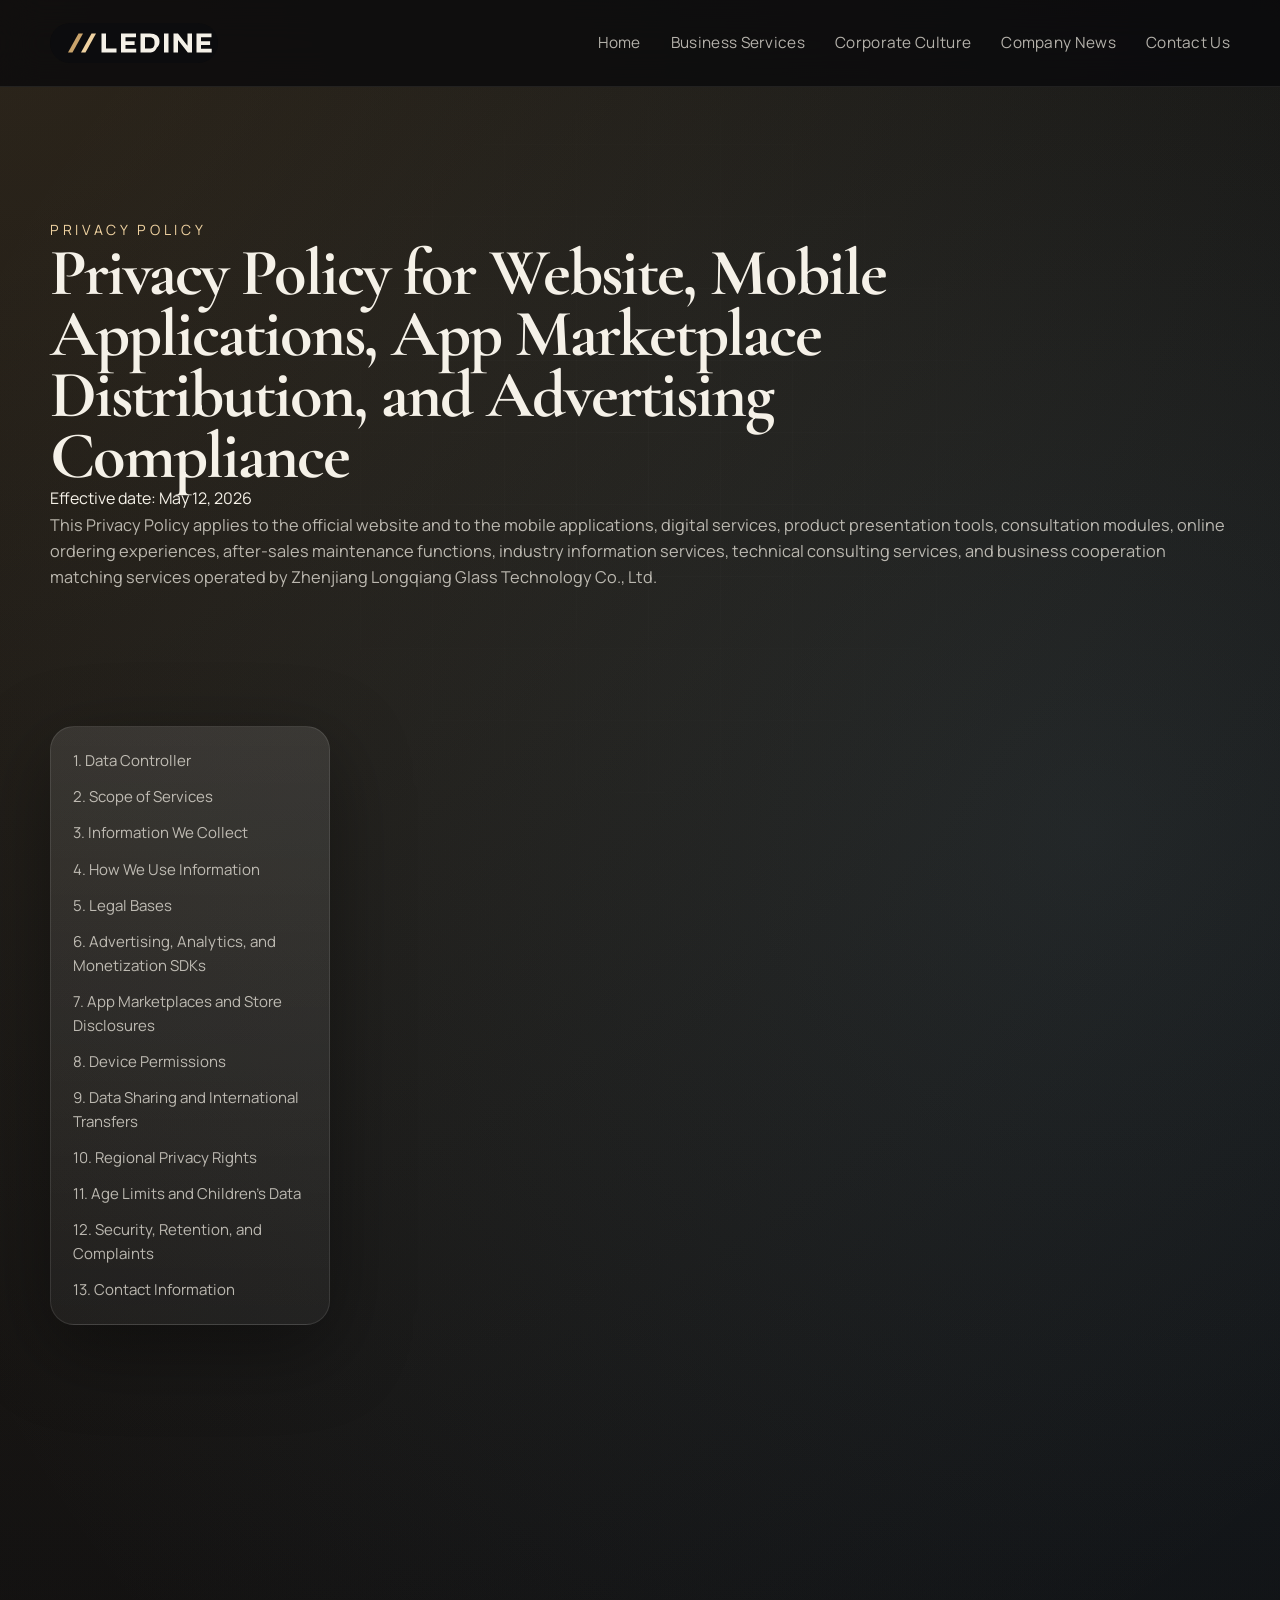
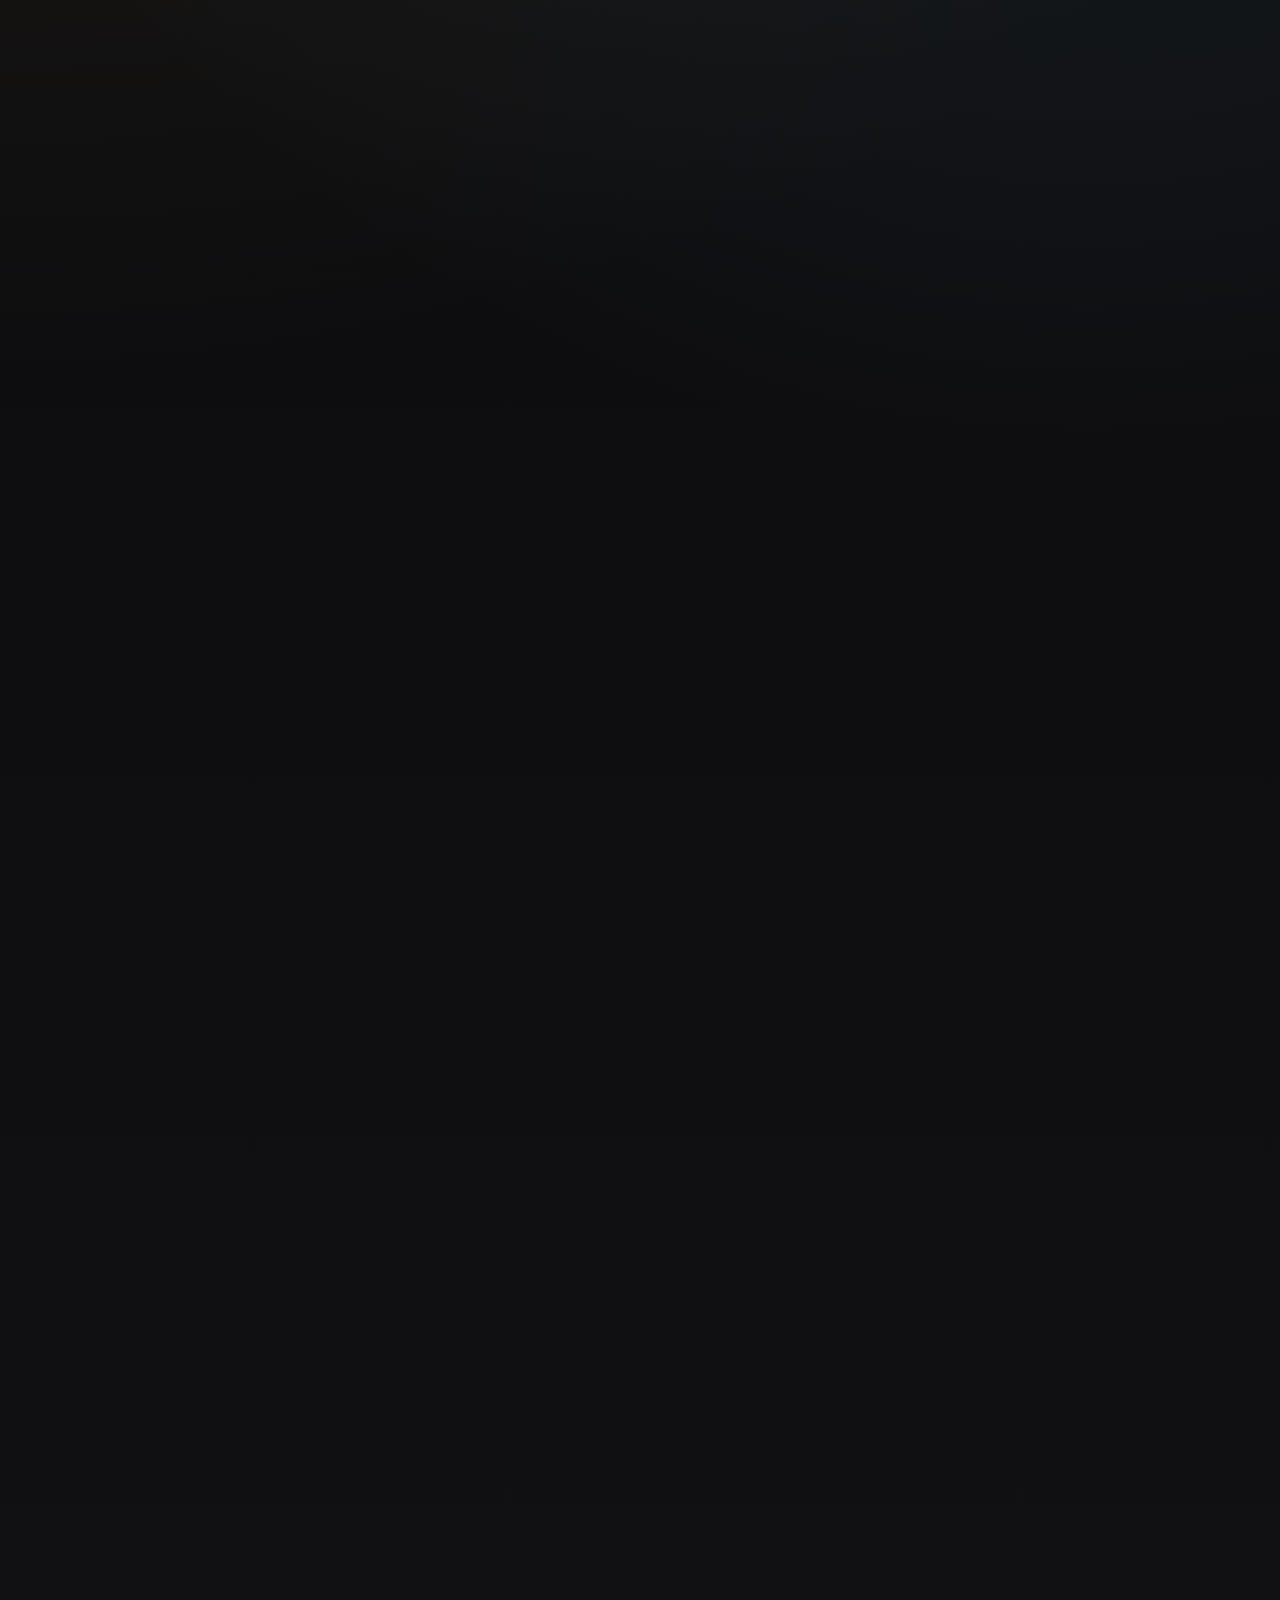
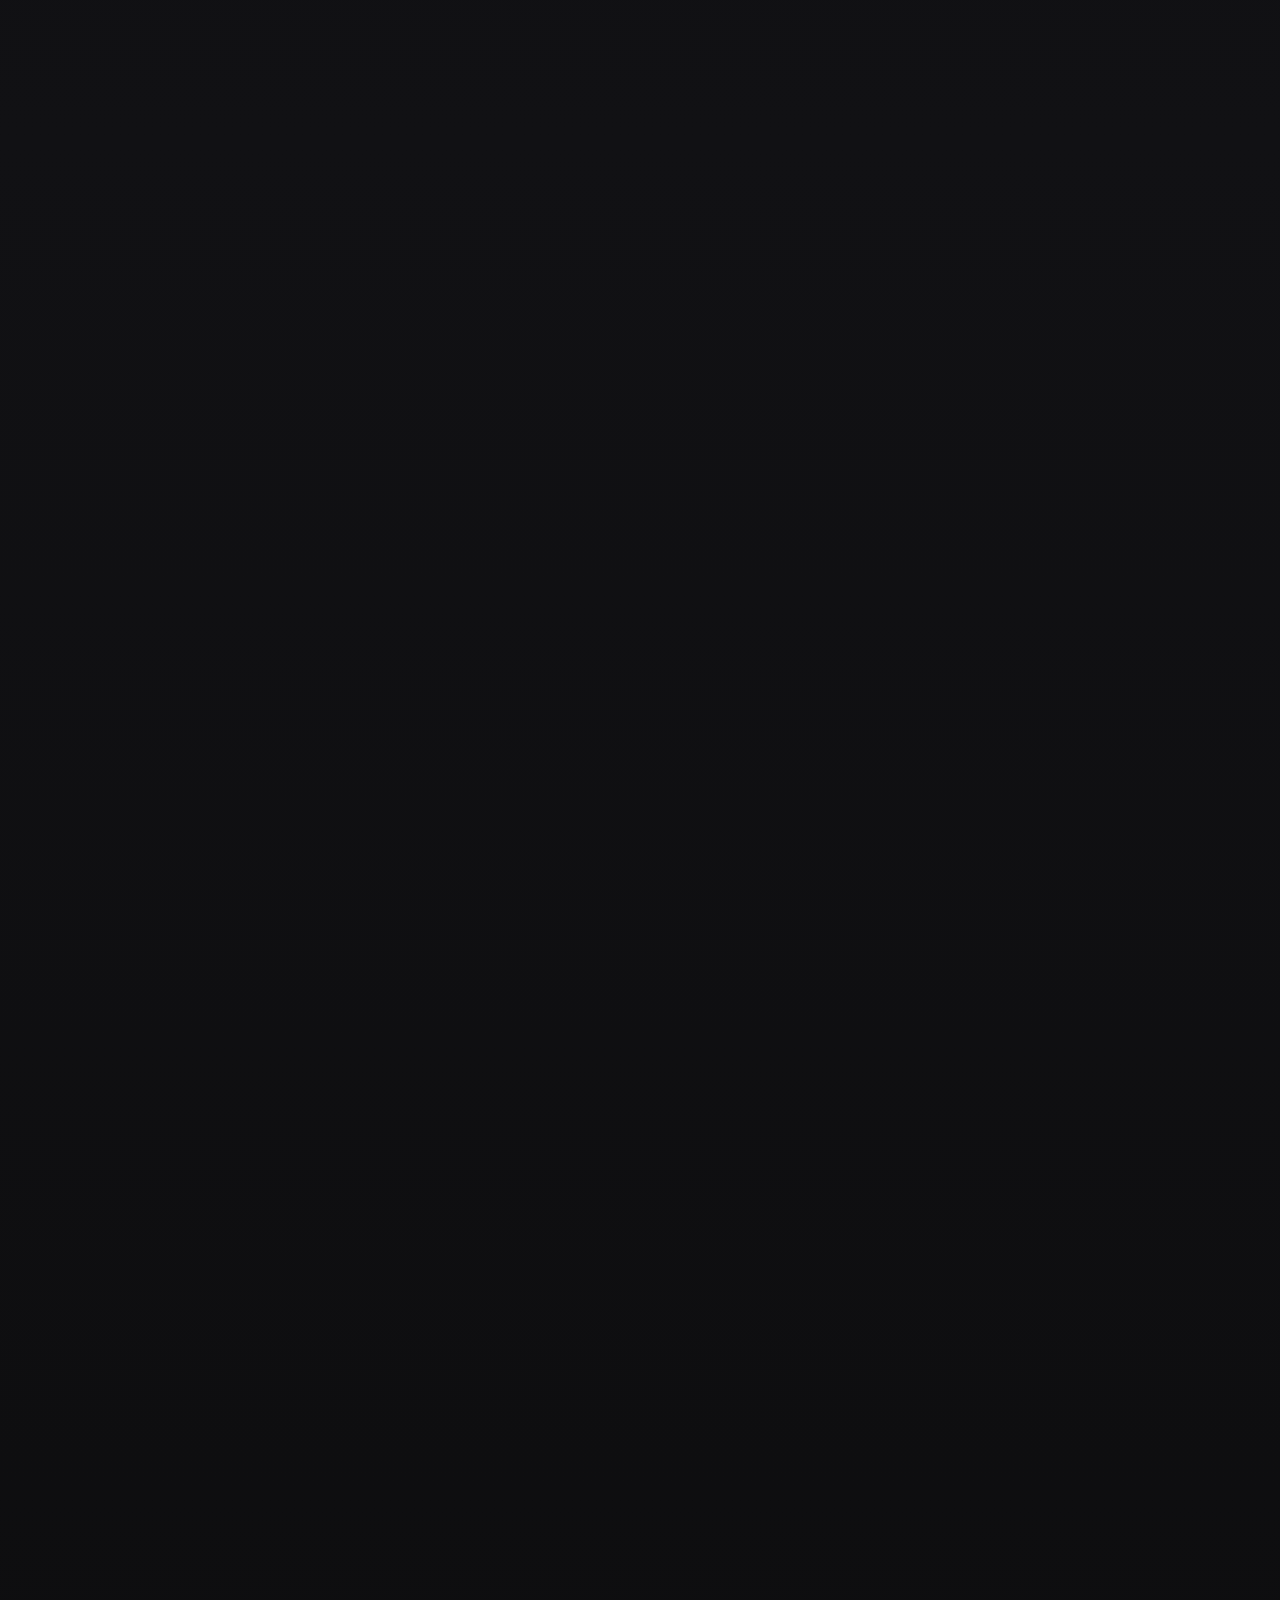
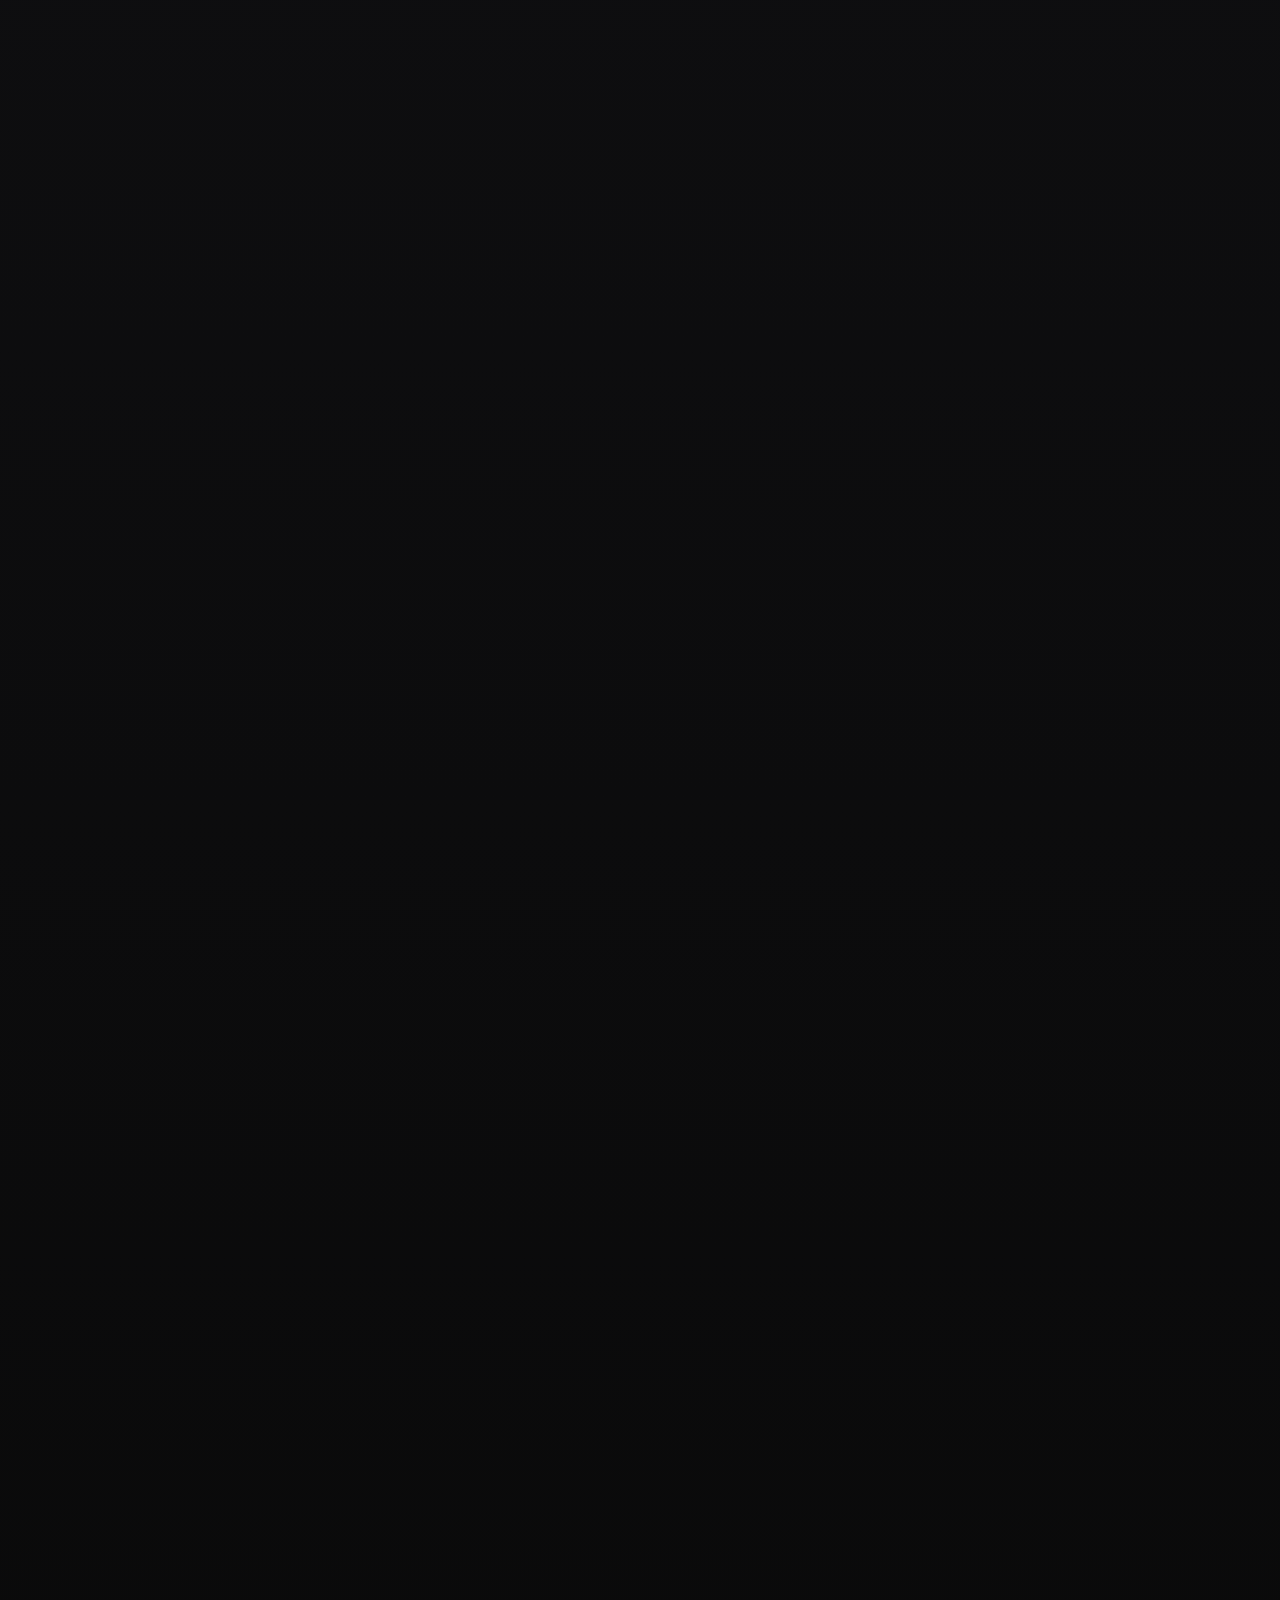
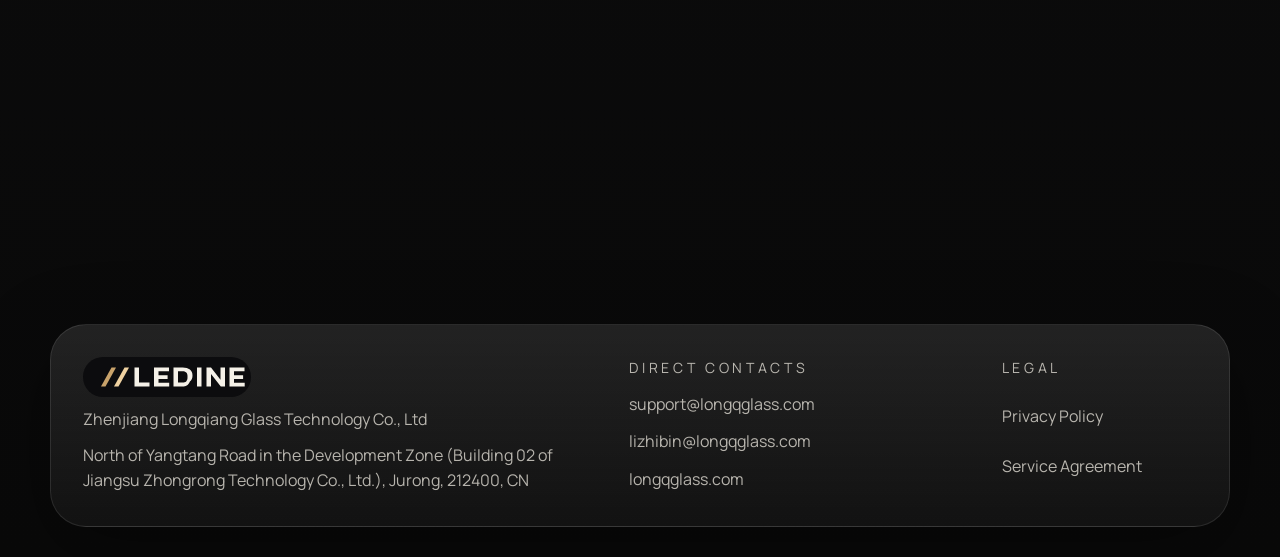
<file: privacy.html>
<!DOCTYPE html>
<html lang="en">
<head>
    <meta charset="UTF-8">
    <meta http-equiv="X-UA-Compatible" content="IE=edge">
    <meta name="viewport" content="width=device-width, initial-scale=1.0">
    <title>Privacy Policy | Zhenjiang Longqiang Glass Technology Co., Ltd</title>
    <meta name="description" content="Privacy Policy for the website and mobile applications of Zhenjiang Longqiang Glass Technology Co., Ltd, including app marketplace, advertising SDK, age, cross-border, and regional privacy compliance information.">
    <meta name="robots" content="index, follow, max-image-preview:large">
    <link rel="canonical" href="https://longqglass.com/privacy.html">
    <link rel="alternate" hreflang="en" href="https://longqglass.com/privacy.html">
    <link rel="icon" type="image/svg+xml" href="images/favicon.svg">
    <link rel="preconnect" href="https://fonts.googleapis.com">
    <link rel="preconnect" href="https://fonts.gstatic.com" crossorigin>
    <link href="https://fonts.googleapis.com/css2?family=Manrope:wght@400;500;600;700;800&family=Cormorant+Garamond:wght@500;600;700&display=swap" rel="stylesheet">
    <link rel="stylesheet" href="css/site.css">
</head>
<body>
    <div class="page-shell inner-page legal-page">
        <header class="site-header" data-header>
            <div class="container nav-wrap">
                <a class="brand" href="index.html" aria-label="Longqiang Glass home">
                    <img src="images/logo.svg" alt="Longqiang Glass logo" width="168" height="40">
                </a>
                <button class="nav-toggle" type="button" aria-expanded="false" aria-controls="site-nav" data-nav-toggle>
                    <span></span>
                    <span></span>
                </button>
                <nav id="site-nav" class="site-nav" aria-label="Primary navigation">
                    <a href="index.html">Home</a>
                    <a href="services.html">Business Services</a>
                    <a href="culture.html">Corporate Culture</a>
                    <a href="news.html">Company News</a>
                    <a href="contact.html">Contact Us</a>
                </nav>
            </div>
        </header>

        <main>
            <section class="legal-hero">
                <div class="container" data-reveal>
                    <p class="eyebrow">Privacy Policy</p>
                    <h1>Privacy Policy for Website, Mobile Applications, App Marketplace Distribution, and Advertising Compliance</h1>
                    <p>Effective date: May 12, 2026</p>
                    <p>This Privacy Policy applies to the official website and to the mobile applications, digital services, product presentation tools, consultation modules, online ordering experiences, after-sales maintenance functions, industry information services, technical consulting services, and business cooperation matching services operated by Zhenjiang Longqiang Glass Technology Co., Ltd.</p>
                </div>
            </section>

            <section class="section legal-content">
                <div class="container legal-layout">
                    <aside class="legal-index" data-reveal>
                        <a href="#controller">1. Data Controller</a>
                        <a href="#scope">2. Scope of Services</a>
                        <a href="#collect">3. Information We Collect</a>
                        <a href="#use">4. How We Use Information</a>
                        <a href="#legal-bases">5. Legal Bases</a>
                        <a href="#ads">6. Advertising, Analytics, and Monetization SDKs</a>
                        <a href="#stores">7. App Marketplaces and Store Disclosures</a>
                        <a href="#permissions">8. Device Permissions</a>
                        <a href="#sharing">9. Data Sharing and International Transfers</a>
                        <a href="#rights">10. Regional Privacy Rights</a>
                        <a href="#children">11. Age Limits and Children's Data</a>
                        <a href="#security">12. Security, Retention, and Complaints</a>
                        <a href="#contact-privacy">13. Contact Information</a>
                    </aside>
                    <article class="legal-article" data-reveal>
                        <section id="controller">
                            <h2>1. Data Controller</h2>
                            <p>The controller for personal information processed under this Privacy Policy is Zhenjiang Longqiang Glass Technology Co., Ltd, with office address at North of Yangtang Road in the Development Zone (Building 02 of Jiangsu Zhongrong Technology Co., Ltd.), Jurong, 212400, CN. Our official website is longqglass.com. For privacy, support, and service inquiries, contact support@longqglass.com. For key account matters that may also involve privacy or commercial records, contact lizhibin@longqglass.com.</p>
                        </section>

                        <section id="scope">
                            <h2>2. Scope of Services</h2>
                            <p>This Privacy Policy covers our public website, mobile applications, mobile management applications, app store listings, account-free browsing functions, inquiry tools, custom consultation flows, online ordering interfaces, after-sales maintenance modules, business cooperation channels, industry information services, technical consulting services, and any forms, emails, landing pages, or digital customer support interactions linked to these services.</p>
                            <p>The policy applies whether users access our services through desktop browsers, mobile browsers, Google Play, the Apple App Store, Huawei AppGallery, Amazon Appstore, Samsung Galaxy Store, Xiaomi GetApps, Oppo App Market, Vivo App Store, APK distribution partners, browser-based web apps, third-party enterprise distribution channels, or other legally available application marketplaces.</p>
                        </section>

                        <section id="collect">
                            <h2>3. Information We Collect</h2>
                            <p>We may collect the following categories of information depending on the service used, the country where the user is located, the device, the marketplace, and the version of the app or website:</p>
                            <ul>
                                <li>Identity and contact data, such as name, company name, email address, phone number if voluntarily provided, and role or purchasing responsibility.</li>
                                <li>Inquiry and order data, such as product interest, category selection, dimensions, technical requirements, finish preferences, quantity ranges, destination market, project details, maintenance requests, and support content submitted by the user.</li>
                                <li>Account and profile data where account features are offered, including login credentials, account identifiers, saved preferences, consultation history, service requests, and order-related records.</li>
                                <li>Device and technical data, such as IP address, device model, operating system, browser type, app version, language settings, time zone, mobile carrier, crash information, usage diagnostics, and identifiers required for service security or ad delivery.</li>
                                <li>Advertising and attribution data, such as advertising identifier, instance ID, campaign source, install referrer, impression data, click data, conversion signals, consent string, limited ad tracking status, App Tracking Transparency response where applicable, and anti-fraud signals.</li>
                                <li>Support correspondence, including emails sent to support@longqglass.com or lizhibin@longqglass.com and any attachments or business documents voluntarily provided.</li>
                                <li>Marketplace transaction metadata, to the extent shared with us by app marketplaces, including download status, subscription or purchase confirmation tokens if relevant to store-managed services, refund signals, app review records, or compliance notifications.</li>
                                <li>Cookies, SDK events, local storage entries, web beacons, pixel data, consent signals, and similar technologies used to remember preferences, improve performance, measure usage, secure the service, and support advertising operations.</li>
                            </ul>
                        </section>

                        <section id="use">
                            <h2>4. How We Use Information</h2>
                            <p>We use collected information to provide and improve our services, including to present product information on architectural glass, industrial glass, and decorative glass; process requests for customization; handle online ordering workflows; provide after-sales maintenance and service support; respond to technical consultation requests; share industry information; coordinate business cooperation matching; secure our systems; detect abuse or fraud; deliver support communications; comply with legal obligations; and operate, measure, and optimize advertising-supported app experiences where those experiences are offered.</p>
                            <p>We may also use personal information to localize content, remember preferences, comply with app marketplace rules, prepare support records, resolve disputes, perform analytics, monitor performance, manage consent choices, and generate aggregate business intelligence for service improvement.</p>
                        </section>

                        <section id="legal-bases">
                            <h2>5. Legal Bases</h2>
                            <p>Where laws such as the GDPR, UK GDPR, Swiss data protection law, or similar frameworks apply, we rely on one or more legal bases including: performance of a contract or pre-contractual steps requested by the user; legitimate interests in operating, securing, marketing, and improving our services; compliance with legal obligations; and consent where required, including for certain cookies, certain analytics, certain advertising personalization, and certain device-level tracking activities.</p>
                            <p>Users may withdraw consent at any time where processing depends on consent. Withdrawal does not affect the lawfulness of processing before withdrawal.</p>
                        </section>

                        <section id="ads">
                            <h2>6. Advertising, Analytics, and Monetization SDKs</h2>
                            <p>Our mobile applications may include advertising, monetization, mediation, attribution, anti-fraud, measurement, and analytics services depending on app version, store requirements, market, and commercial strategy. These integrations may support splash ads, rewarded video ads, interstitial ads, banner ads, native ads, app open ads, mediation, performance analytics, revenue measurement, cohort analysis, fraud prevention, and conversion attribution.</p>
                            <p>Advertising and analytics partners that may be integrated, directly or through mediation, include but are not limited to Google AdMob, Google Ad Manager, Google Ads, Firebase Analytics, Firebase Crashlytics, Firebase Cloud Messaging, Google Analytics for Firebase, AppLovin, AppLovin MAX, Meta Audience Network, Unity Ads, ironSource, LevelPlay, Mintegral, Pangle, TikTok for Business measurement solutions, Liftoff, Vungle, Chartboost, InMobi, Moloco, Smaato, PubMatic, Start.io, Fyber, Digital Turbine, AdColony, Tapjoy, DT Exchange, BidMachine, Yandex Ads, Ogury, Verve, Line Ads, Huawei Ads, Amazon Publisher Services, DoubleVerify, Adjust, AppsFlyer, Branch, Kochava, Singular, Tenjin, Sensor Tower style market measurement tools where legally permitted, and comparable consented monetization, mediation, attribution, or anti-fraud providers.</p>
                            <p>These partners may collect or receive identifiers, device signals, approximate location inferred from IP, app interaction data, ad impression data, click data, consent signals, diagnostics, and anti-fraud information in accordance with their own privacy policies and the settings used in our app. In some jurisdictions, these partners may act as independent controllers, joint controllers, service providers, processors, or third parties depending on the function performed and the contract in place.</p>
                            <p>Where required by law or store policy, we implement consent prompts or privacy choice mechanisms before personalized advertising, cross-app tracking, or non-essential data access occurs. This may include compliance mechanisms for the IAB Transparency and Consent Framework, the IAB Global Privacy Platform, Google EU User Consent requirements, Apple App Tracking Transparency prompts, Google Play Data Safety declarations, and age-sensitive ad serving controls such as treatment for child-directed or teen-directed experiences where applicable.</p>
                            <p>We may configure ads to be contextual, non-personalized, limited, or disabled where required by law, platform rule, age gate, geographic scope, consent outcome, or internal policy. Users can generally reset device advertising identifiers, disable personalized ads at the device or account level, or use consent tools presented in-app where available.</p>
                        </section>

                        <section id="stores">
                            <h2>7. App Marketplaces and Store Disclosures</h2>
                            <p>Our apps may be listed on Google Play, the Apple App Store, Huawei AppGallery, Amazon Appstore, Samsung Galaxy Store, Xiaomi GetApps, Oppo App Market, Vivo App Store, and other lawful app marketplaces. Each marketplace may impose its own privacy, age, payment, security, content, tracking, and disclosure obligations. We design our notices to align with marketplace obligations, including but not limited to Google Play Families and Data Safety requirements, Apple App Privacy details, Apple ATT rules, user-generated content moderation requirements where applicable, refund and subscription framework rules where applicable, device permission disclosure requirements, and country-specific marketplace operator obligations.</p>
                            <p>App store operators may collect data independently when users browse, download, install, pay for, rate, review, or update our apps. Those activities are also governed by the applicable store operator's own legal terms and privacy notices. We do not control store operator processing outside the data they provide to us or data we receive through their APIs and reports.</p>
                        </section>

                        <section id="permissions">
                            <h2>8. Device Permissions</h2>
                            <p>Depending on feature set, our apps may request permissions such as network access, storage access, camera, photo library, notifications, device identifiers permitted by the platform, or other permissions strictly related to product inquiry uploads, support attachments, media selection, notification delivery, login persistence, crash diagnosis, or advertising operations. Permission usage is limited to the feature described at the point of request, and users can manage permissions through their device settings subject to the functionality impact on the app.</p>
                        </section>

                        <section id="sharing">
                            <h2>9. Data Sharing and International Transfers</h2>
                            <p>We may share information with hosting providers, cloud infrastructure providers, customer support tools, email service providers, analytics providers, ad monetization and mediation providers, fraud prevention providers, app store operators, payment processors if used, compliance advisors, and other vendors necessary to operate the service. We may also share information when legally required, to protect rights and safety, in connection with corporate transactions, or when a user asks us to connect them with a business partner as part of a business cooperation matching request.</p>
                            <p>Because our website and apps serve international users, personal information may be transferred across borders and processed in countries that may not provide the same level of protection as a user's home jurisdiction. Where required, we use recognized legal mechanisms such as standard contractual clauses, additional safeguards, contractual processor obligations, data minimization, access controls, consent-based transfer where appropriate, or other recognized transfer tools.</p>
                        </section>

                        <section id="rights">
                            <h2>10. Regional Privacy Rights</h2>
                            <p>Depending on location, users may have rights to access, know, correct, delete, object, restrict, port, appeal, or withdraw consent regarding personal information. We also endeavor to respect regional requirements including, where applicable, the European Union General Data Protection Regulation, the UK GDPR and Data Protection Act, the Swiss Federal Act on Data Protection, the California Consumer Privacy Act as amended by the CPRA, Virginia VCDPA, Colorado CPA, Connecticut CTDPA, Utah UCPA, other United States state privacy laws as they become applicable, Canada's PIPEDA and provincial privacy laws, Brazil's LGPD, Australia's Privacy Act, New Zealand's Privacy Act, South Africa's POPIA, Singapore's PDPA, Japan's APPI, South Korea's PIPA, India's Digital Personal Data Protection framework, and other local laws that apply to our processing activities.</p>
                            <p>Where required by law, users may designate an authorized agent to make requests, appeal a denied request, or complain to a supervisory authority or data protection regulator. Verification steps may be required before a request is fulfilled. We do not discriminate against users for exercising privacy rights, except where different treatment is reasonably related to the value of data or legally permitted service differences.</p>
                            <p>Users in some jurisdictions may have the right to opt out of targeted advertising, profiling in furtherance of decisions that produce legal or similarly significant effects, or certain data sharing treated as sale or sharing under applicable law. We do not knowingly sell the personal information of children, and where law requires, we honor recognized browser-based or platform-level opt-out signals to the extent technically supported and legally required.</p>
                        </section>

                        <section id="children">
                            <h2>11. Age Limits and Children's Data</h2>
                            <p>Our website and apps are intended for business users, professionals, project stakeholders, and adults or older teens permitted to use the services under local law and app store rules. They are not directed to children under the age required by applicable law. Depending on jurisdiction, this may include under 13, under 16, or another applicable threshold. If an app or feature is made available to users under a higher age threshold, localized age gates, parental controls, consent flows, or limited ad settings may apply.</p>
                            <p>If we learn that personal data has been collected from a child in violation of applicable law, we will take steps to delete the information, disable inappropriate tracking or ad personalization, and implement any additional corrective measures required by law or platform policy. Parents or guardians who believe a child has provided personal information may contact support@longqglass.com.</p>
                        </section>

                        <section id="security">
                            <h2>12. Security, Retention, and Complaints</h2>
                            <p>We use reasonable administrative, technical, and organizational measures to protect data against unauthorized access, loss, misuse, alteration, or disclosure. These measures may include access limitation, credential control, transport security, logging, monitoring, and vendor due diligence. No system can be guaranteed to be perfectly secure, and users should exercise care when submitting business data or confidential materials.</p>
                            <p>We retain data for as long as necessary to provide the service, maintain business and legal records, resolve disputes, enforce agreements, support warranties and maintenance, manage tax and accounting obligations, investigate abuse, and comply with legal requirements. Retention periods differ based on the type of information, the country, the service channel, and the need to defend legal claims.</p>
                            <p>If you have a privacy complaint, concern, or request, contact us first so we can attempt to resolve it promptly. Where applicable, you may also complain to a competent data protection regulator, consumer authority, or marketplace operator if the concern relates to store compliance or advertising disclosures.</p>
                        </section>

                        <section id="contact-privacy">
                            <h2>13. Contact Information</h2>
                            <p>Zhenjiang Longqiang Glass Technology Co., Ltd</p>
                            <p>Office: North of Yangtang Road in the Development Zone (Building 02 of Jiangsu Zhongrong Technology Co., Ltd.), Jurong, 212400, CN</p>
                            <p>Website: <a href="https://longqglass.com" target="_blank" rel="noopener">longqglass.com</a></p>
                            <p>Business Support and Privacy Contact: <a href="mailto:support@longqglass.com">support@longqglass.com</a></p>
                            <p>Key Accounts Contact: <a href="mailto:lizhibin@longqglass.com">lizhibin@longqglass.com</a></p>
                            <p>We may update this Privacy Policy from time to time to reflect product changes, app marketplace requirements, law updates, or advertising technology changes. Updated versions will be posted on this page with a revised effective date.</p>
                        </section>
                    </article>
                </div>
            </section>
        </main>

        <footer class="site-footer">
            <div class="container footer-grid">
                <div>
                    <img src="images/logo.svg" alt="Longqiang Glass logo" width="168" height="40">
                    <p>Zhenjiang Longqiang Glass Technology Co., Ltd</p>
                    <p>North of Yangtang Road in the Development Zone (Building 02 of Jiangsu Zhongrong Technology Co., Ltd.), Jurong, 212400, CN</p>
                </div>
                <div>
                    <p class="footer-title">Direct Contacts</p>
                    <a href="mailto:support@longqglass.com">support@longqglass.com</a>
                    <a href="mailto:lizhibin@longqglass.com">lizhibin@longqglass.com</a>
                    <a href="https://longqglass.com" target="_blank" rel="noopener">longqglass.com</a>
                </div>
                <div>
                    <p class="footer-title">Legal</p>
                    <a href="privacy.html">Privacy Policy</a>
                    <a href="terms.html">Service Agreement</a>
                </div>
            </div>
        </footer>
    </div>

    <script src="js/site.js" defer></script>
</body>
</html>
</file>
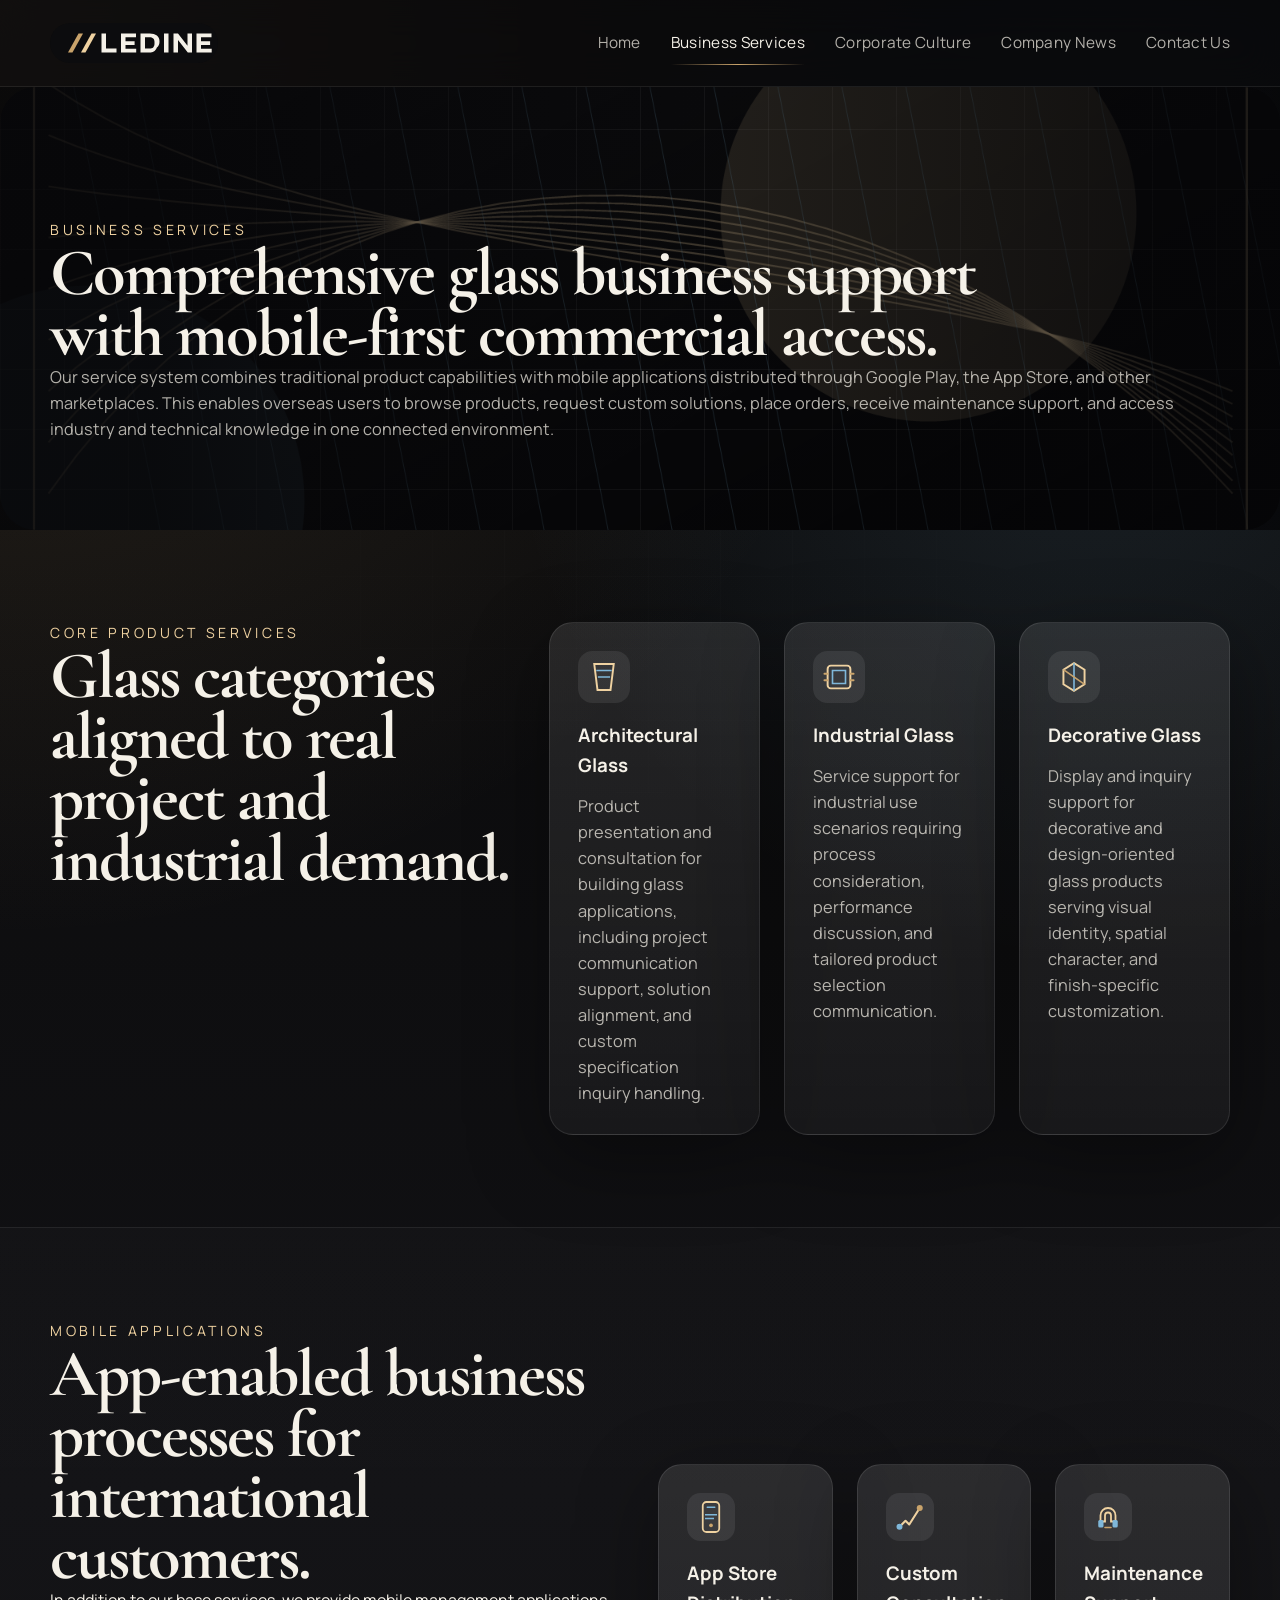
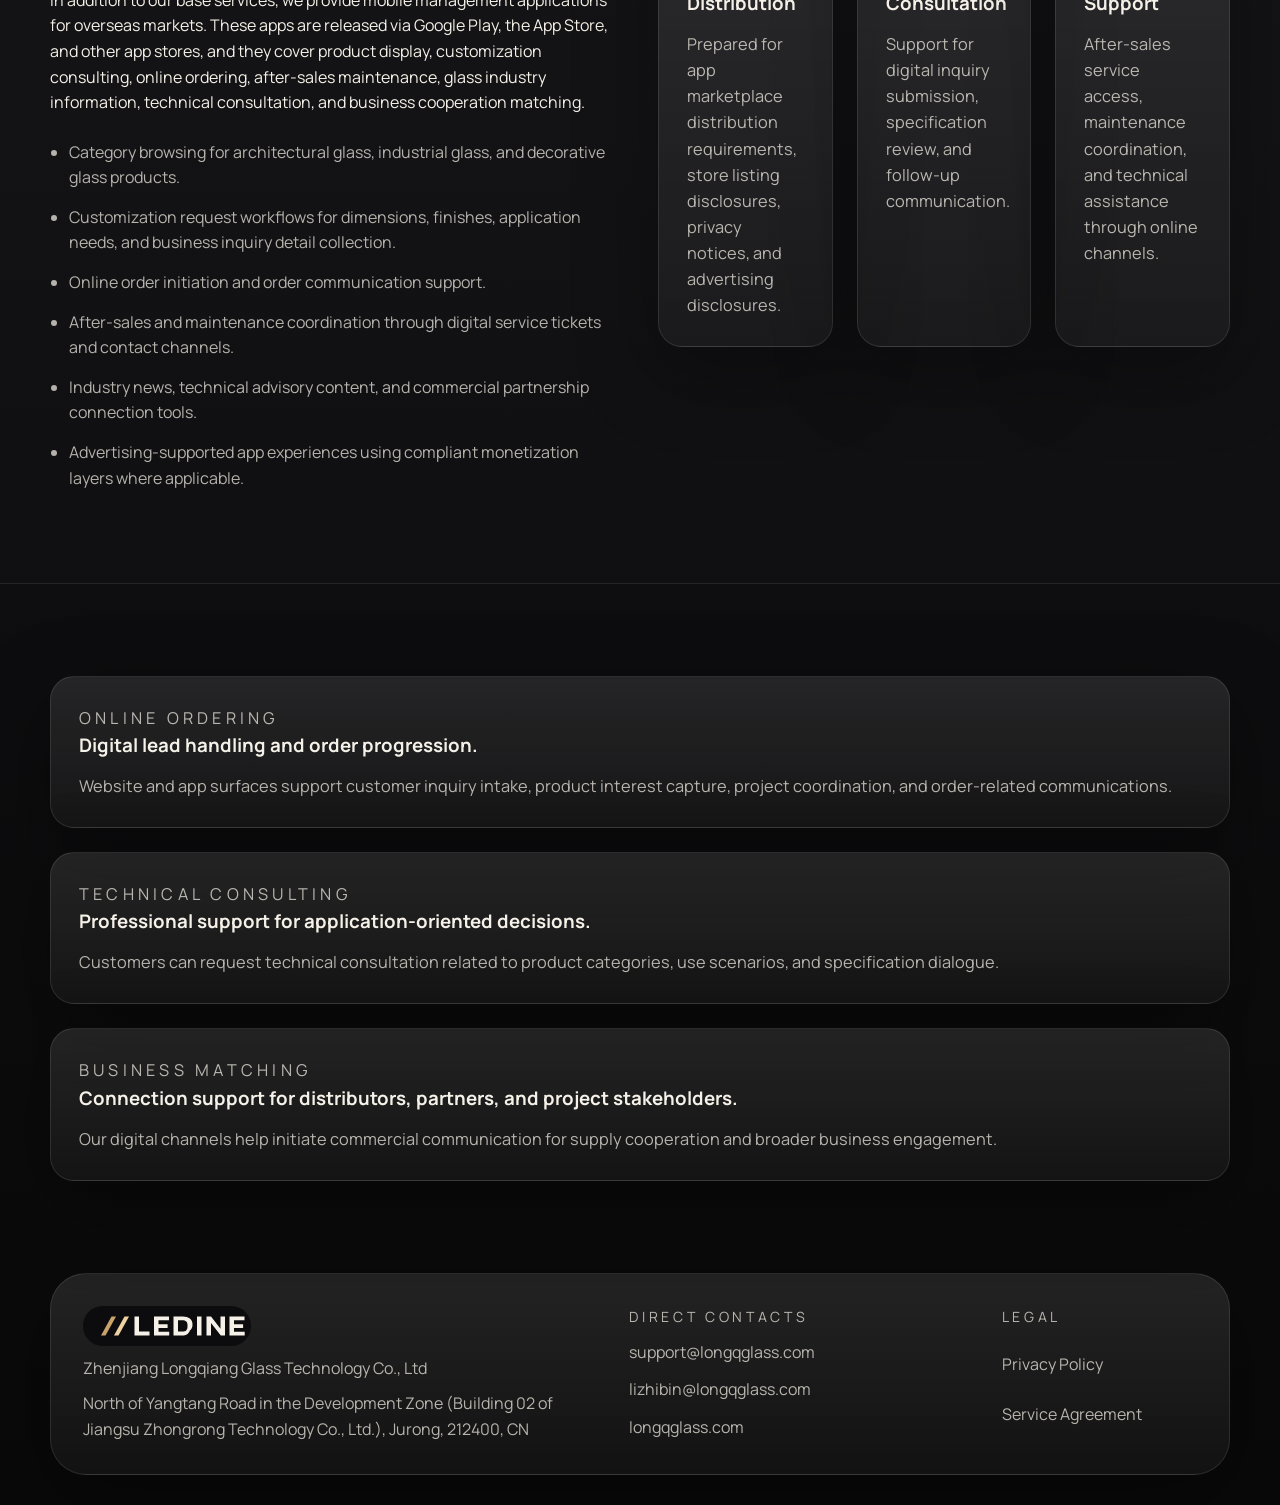
<file: services.html>
<!DOCTYPE html>
<html lang="en">
<head>
    <meta charset="UTF-8">
    <meta http-equiv="X-UA-Compatible" content="IE=edge">
    <meta name="viewport" content="width=device-width, initial-scale=1.0">
    <title>Business Services | Zhenjiang Longqiang Glass Technology Co., Ltd</title>
    <meta name="description" content="Explore architectural glass, industrial glass, decorative glass, mobile applications, online ordering, maintenance, consulting, and business matching services from Zhenjiang Longqiang Glass Technology Co., Ltd.">
    <meta name="robots" content="index, follow, max-image-preview:large">
    <link rel="canonical" href="https://longqglass.com/services.html">
    <link rel="alternate" hreflang="en" href="https://longqglass.com/services.html">
    <meta property="og:type" content="website">
    <meta property="og:title" content="Business Services | Longqiang Glass">
    <meta property="og:description" content="Integrated physical and digital business services for the international glass market.">
    <meta property="og:url" content="https://longqglass.com/services.html">
    <meta property="og:image" content="https://longqglass.com/images/service-grid.png">
    <link rel="icon" type="image/svg+xml" href="images/favicon.svg">
    <link rel="preconnect" href="https://fonts.googleapis.com">
    <link rel="preconnect" href="https://fonts.gstatic.com" crossorigin>
    <link href="https://fonts.googleapis.com/css2?family=Manrope:wght@400;500;600;700;800&family=Cormorant+Garamond:wght@500;600;700&display=swap" rel="stylesheet">
    <link rel="stylesheet" href="css/site.css">
</head>
<body>
    <div class="page-shell inner-page">
        <header class="site-header" data-header>
            <div class="container nav-wrap">
                <a class="brand" href="index.html" aria-label="Longqiang Glass home">
                    <img src="images/logo.svg" alt="Longqiang Glass logo" width="168" height="40">
                </a>
                <button class="nav-toggle" type="button" aria-expanded="false" aria-controls="site-nav" data-nav-toggle>
                    <span></span>
                    <span></span>
                </button>
                <nav id="site-nav" class="site-nav" aria-label="Primary navigation">
                    <a href="index.html">Home</a>
                    <a class="is-active" href="services.html">Business Services</a>
                    <a href="culture.html">Corporate Culture</a>
                    <a href="news.html">Company News</a>
                    <a href="contact.html">Contact Us</a>
                </nav>
            </div>
        </header>

        <main>
            <section class="page-hero">
                <div class="page-hero-media">
                    <img src="images/service-grid.png" alt="Glass services and app interface presentation" width="1600" height="900">
                </div>
                <div class="container page-hero-content" data-reveal>
                    <p class="eyebrow">Business Services</p>
                    <h1>Comprehensive glass business support with mobile-first commercial access.</h1>
                    <p>Our service system combines traditional product capabilities with mobile applications distributed through Google Play, the App Store, and other marketplaces. This enables overseas users to browse products, request custom solutions, place orders, receive maintenance support, and access industry and technical knowledge in one connected environment.</p>
                </div>
            </section>

            <section class="section split-section">
                <div class="container split-grid">
                    <div data-reveal>
                        <p class="eyebrow">Core Product Services</p>
                        <h2>Glass categories aligned to real project and industrial demand.</h2>
                    </div>
                    <div class="service-stack">
                        <article class="service-card" data-reveal>
                            <img src="images/icon-glass.svg" alt="Architectural glass icon" width="52" height="52">
                            <h3>Architectural Glass</h3>
                            <p>Product presentation and consultation for building glass applications, including project communication support, solution alignment, and custom specification inquiry handling.</p>
                        </article>
                        <article class="service-card" data-reveal>
                            <img src="images/icon-industry.svg" alt="Industrial glass icon" width="52" height="52">
                            <h3>Industrial Glass</h3>
                            <p>Service support for industrial use scenarios requiring process consideration, performance discussion, and tailored product selection communication.</p>
                        </article>
                        <article class="service-card" data-reveal>
                            <img src="images/icon-design.svg" alt="Decorative glass icon" width="52" height="52">
                            <h3>Decorative Glass</h3>
                            <p>Display and inquiry support for decorative and design-oriented glass products serving visual identity, spatial character, and finish-specific customization.</p>
                        </article>
                    </div>
                </div>
            </section>

            <section class="section dark-panel">
                <div class="container app-grid">
                    <div class="app-copy" data-reveal>
                        <p class="eyebrow">Mobile Applications</p>
                        <h2>App-enabled business processes for international customers.</h2>
                        <p>In addition to our base services, we provide mobile management applications for overseas markets. These apps are released via Google Play, the App Store, and other app stores, and they cover product display, customization consulting, online ordering, after-sales maintenance, glass industry information, technical consultation, and business cooperation matching.</p>
                        <ul class="feature-list compact-list">
                            <li>Category browsing for architectural glass, industrial glass, and decorative glass products.</li>
                            <li>Customization request workflows for dimensions, finishes, application needs, and business inquiry detail collection.</li>
                            <li>Online order initiation and order communication support.</li>
                            <li>After-sales and maintenance coordination through digital service tickets and contact channels.</li>
                            <li>Industry news, technical advisory content, and commercial partnership connection tools.</li>
                            <li>Advertising-supported app experiences using compliant monetization layers where applicable.</li>
                        </ul>
                    </div>
                    <div class="app-cards">
                        <article class="glass-tile" data-reveal>
                            <img src="images/icon-app.svg" alt="Mobile app icon" width="48" height="48">
                            <h3>App Store Distribution</h3>
                            <p>Prepared for app marketplace distribution requirements, store listing disclosures, privacy notices, and advertising disclosures.</p>
                        </article>
                        <article class="glass-tile" data-reveal>
                            <img src="images/icon-custom.svg" alt="Customization icon" width="48" height="48">
                            <h3>Custom Consultation</h3>
                            <p>Support for digital inquiry submission, specification review, and follow-up communication.</p>
                        </article>
                        <article class="glass-tile" data-reveal>
                            <img src="images/icon-support.svg" alt="Support icon" width="48" height="48">
                            <h3>Maintenance Support</h3>
                            <p>After-sales service access, maintenance coordination, and technical assistance through online channels.</p>
                        </article>
                    </div>
                </div>
            </section>

            <section class="section cards-section">
                <div class="container cards-three">
                    <article class="content-card" data-reveal>
                        <p class="eyebrow">Online Ordering</p>
                        <h3>Digital lead handling and order progression.</h3>
                        <p>Website and app surfaces support customer inquiry intake, product interest capture, project coordination, and order-related communications.</p>
                    </article>
                    <article class="content-card" data-reveal>
                        <p class="eyebrow">Technical Consulting</p>
                        <h3>Professional support for application-oriented decisions.</h3>
                        <p>Customers can request technical consultation related to product categories, use scenarios, and specification dialogue.</p>
                    </article>
                    <article class="content-card" data-reveal>
                        <p class="eyebrow">Business Matching</p>
                        <h3>Connection support for distributors, partners, and project stakeholders.</h3>
                        <p>Our digital channels help initiate commercial communication for supply cooperation and broader business engagement.</p>
                    </article>
                </div>
            </section>
        </main>

        <footer class="site-footer">
            <div class="container footer-grid">
                <div>
                    <img src="images/logo.svg" alt="Longqiang Glass logo" width="168" height="40">
                    <p>Zhenjiang Longqiang Glass Technology Co., Ltd</p>
                    <p>North of Yangtang Road in the Development Zone (Building 02 of Jiangsu Zhongrong Technology Co., Ltd.), Jurong, 212400, CN</p>
                </div>
                <div>
                    <p class="footer-title">Direct Contacts</p>
                    <a href="mailto:support@longqglass.com">support@longqglass.com</a>
                    <a href="mailto:lizhibin@longqglass.com">lizhibin@longqglass.com</a>
                    <a href="https://longqglass.com" target="_blank" rel="noopener">longqglass.com</a>
                </div>
                <div>
                    <p class="footer-title">Legal</p>
                    <a href="privacy.html">Privacy Policy</a>
                    <a href="terms.html">Service Agreement</a>
                </div>
            </div>
        </footer>
    </div>

    <script src="js/site.js" defer></script>
</body>
</html>
</file>
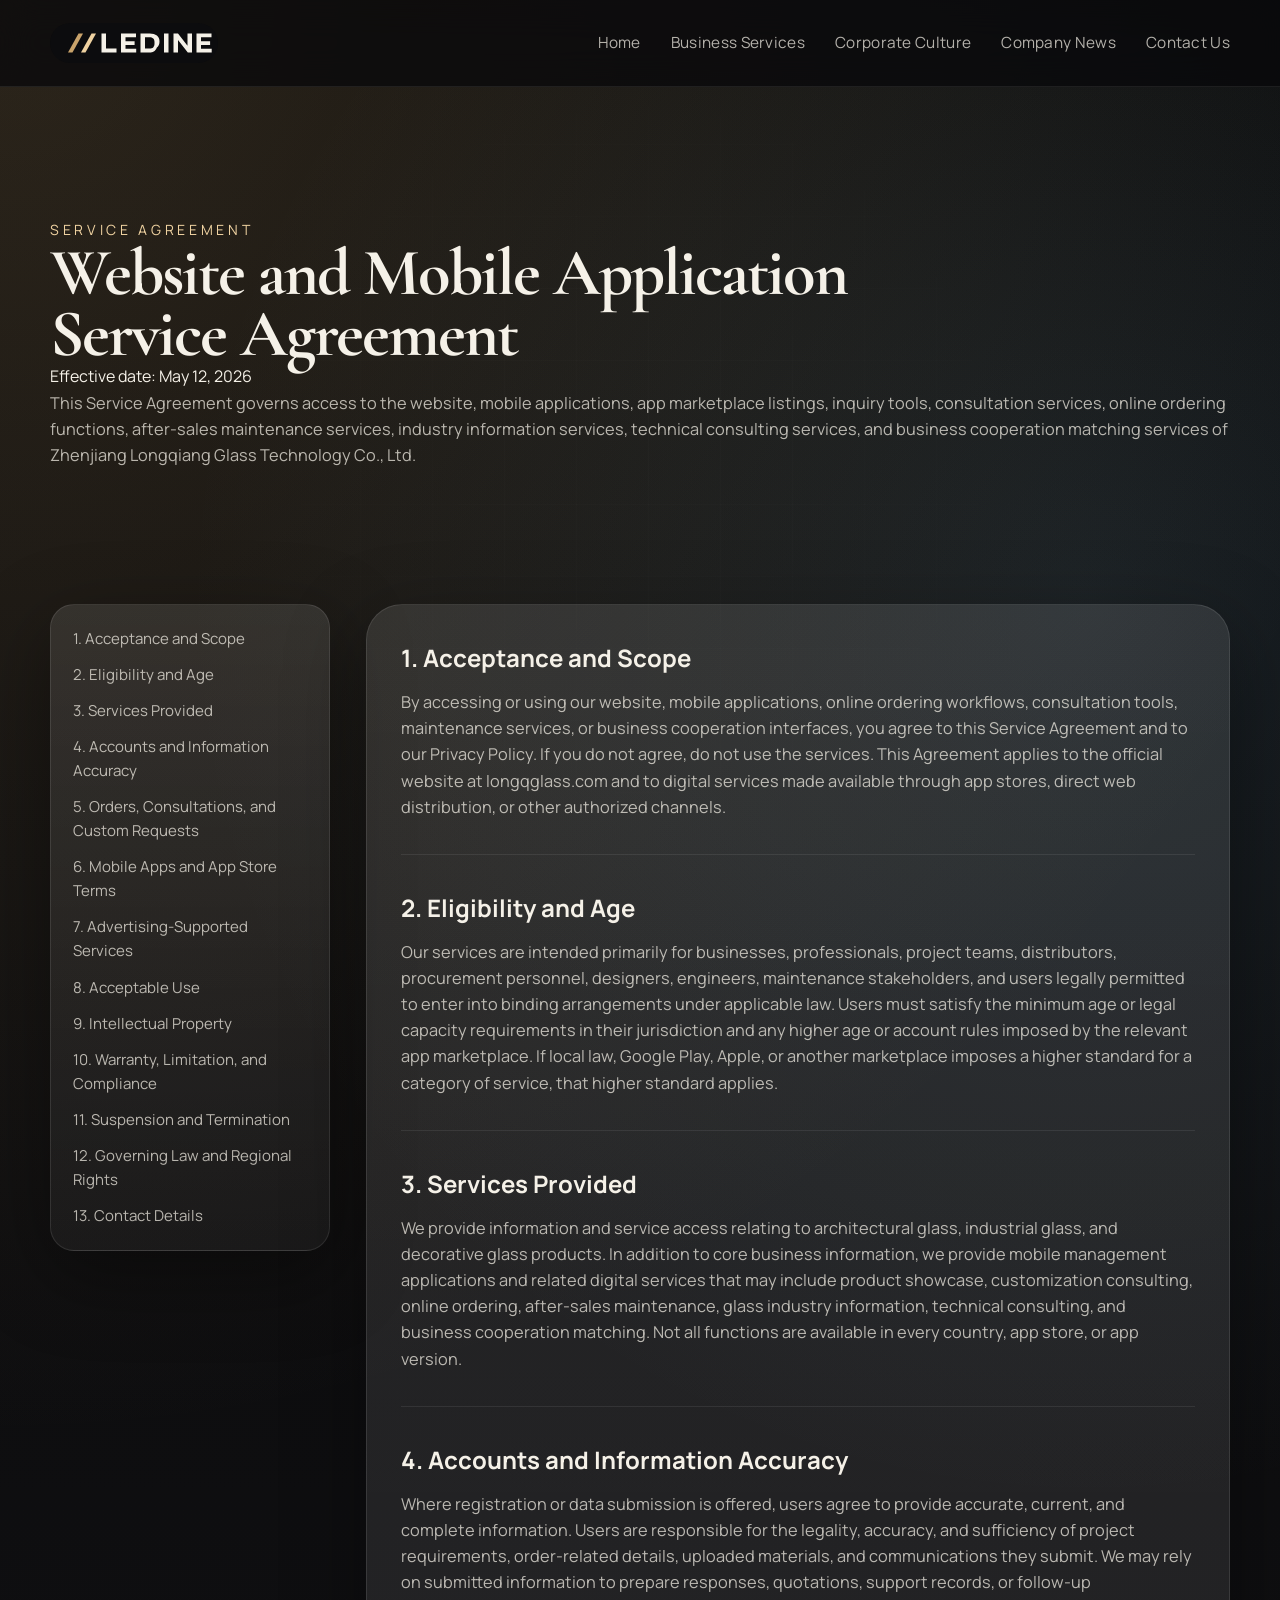
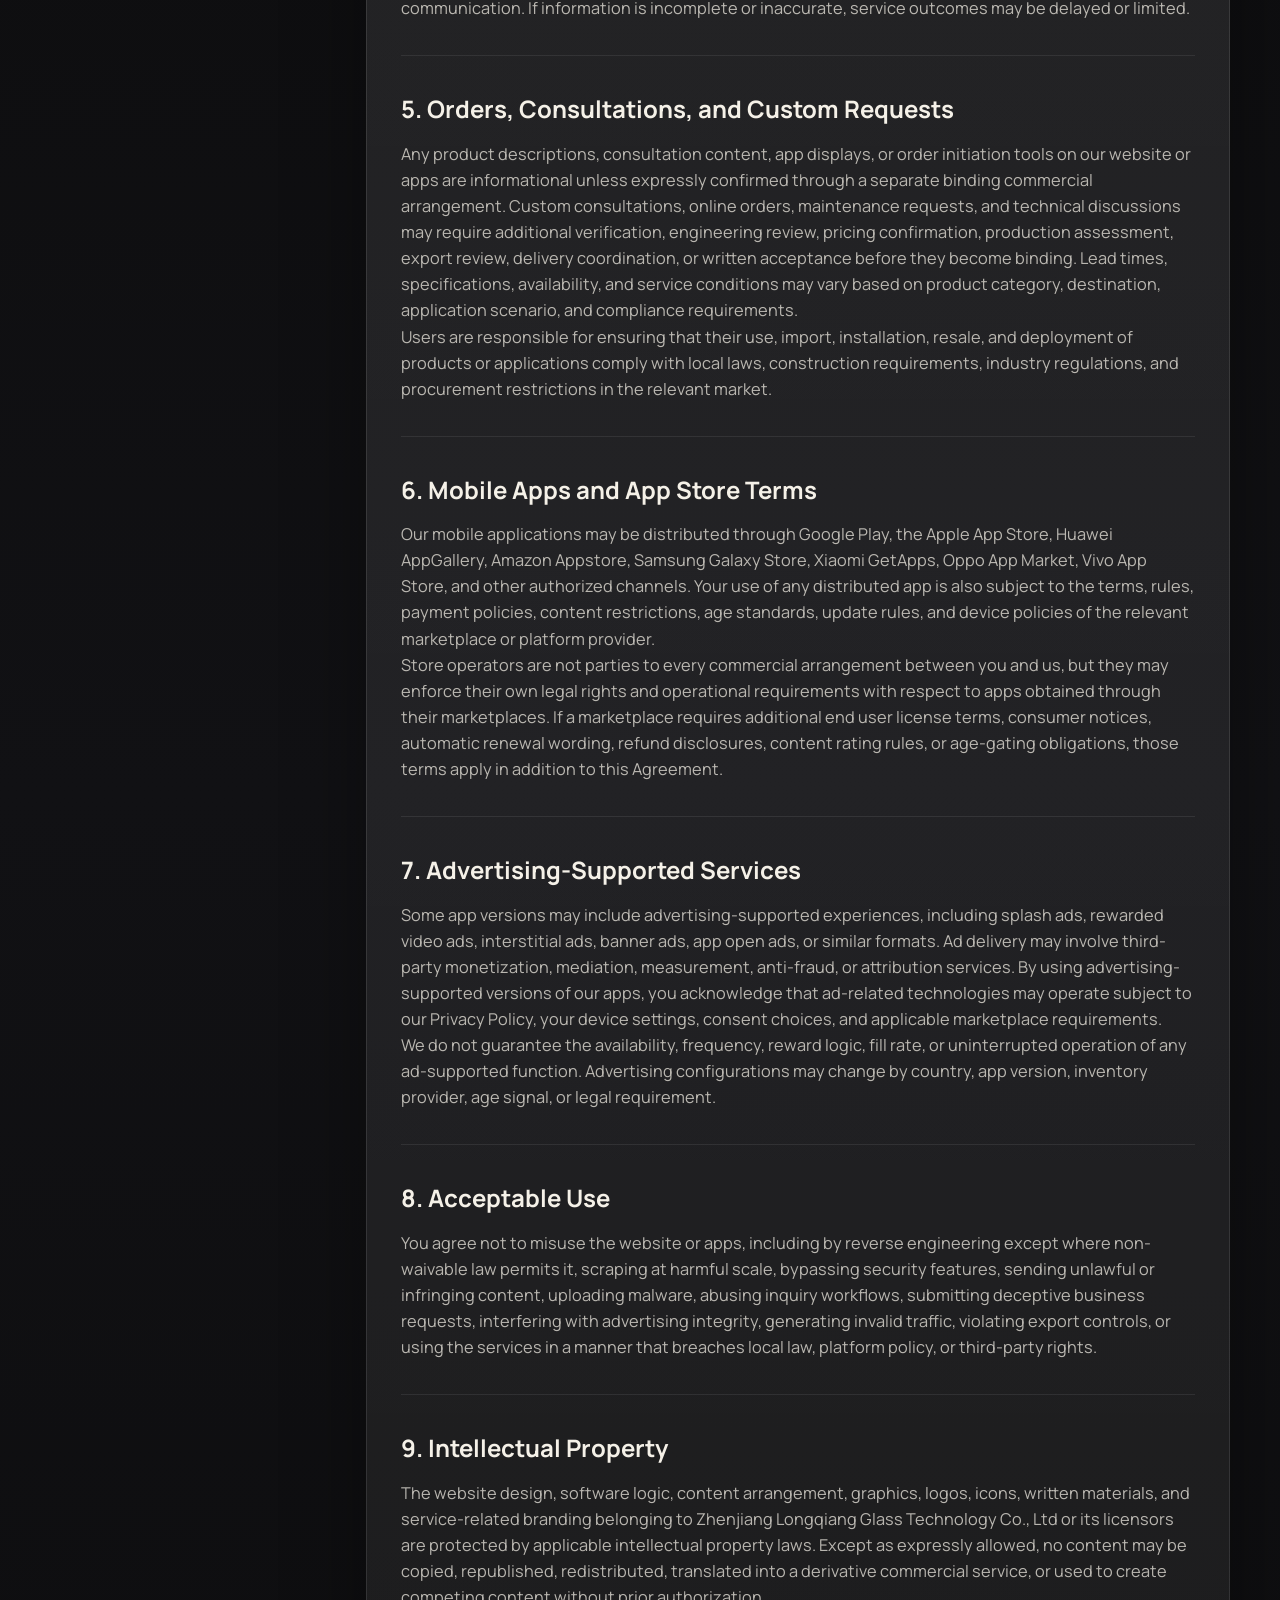
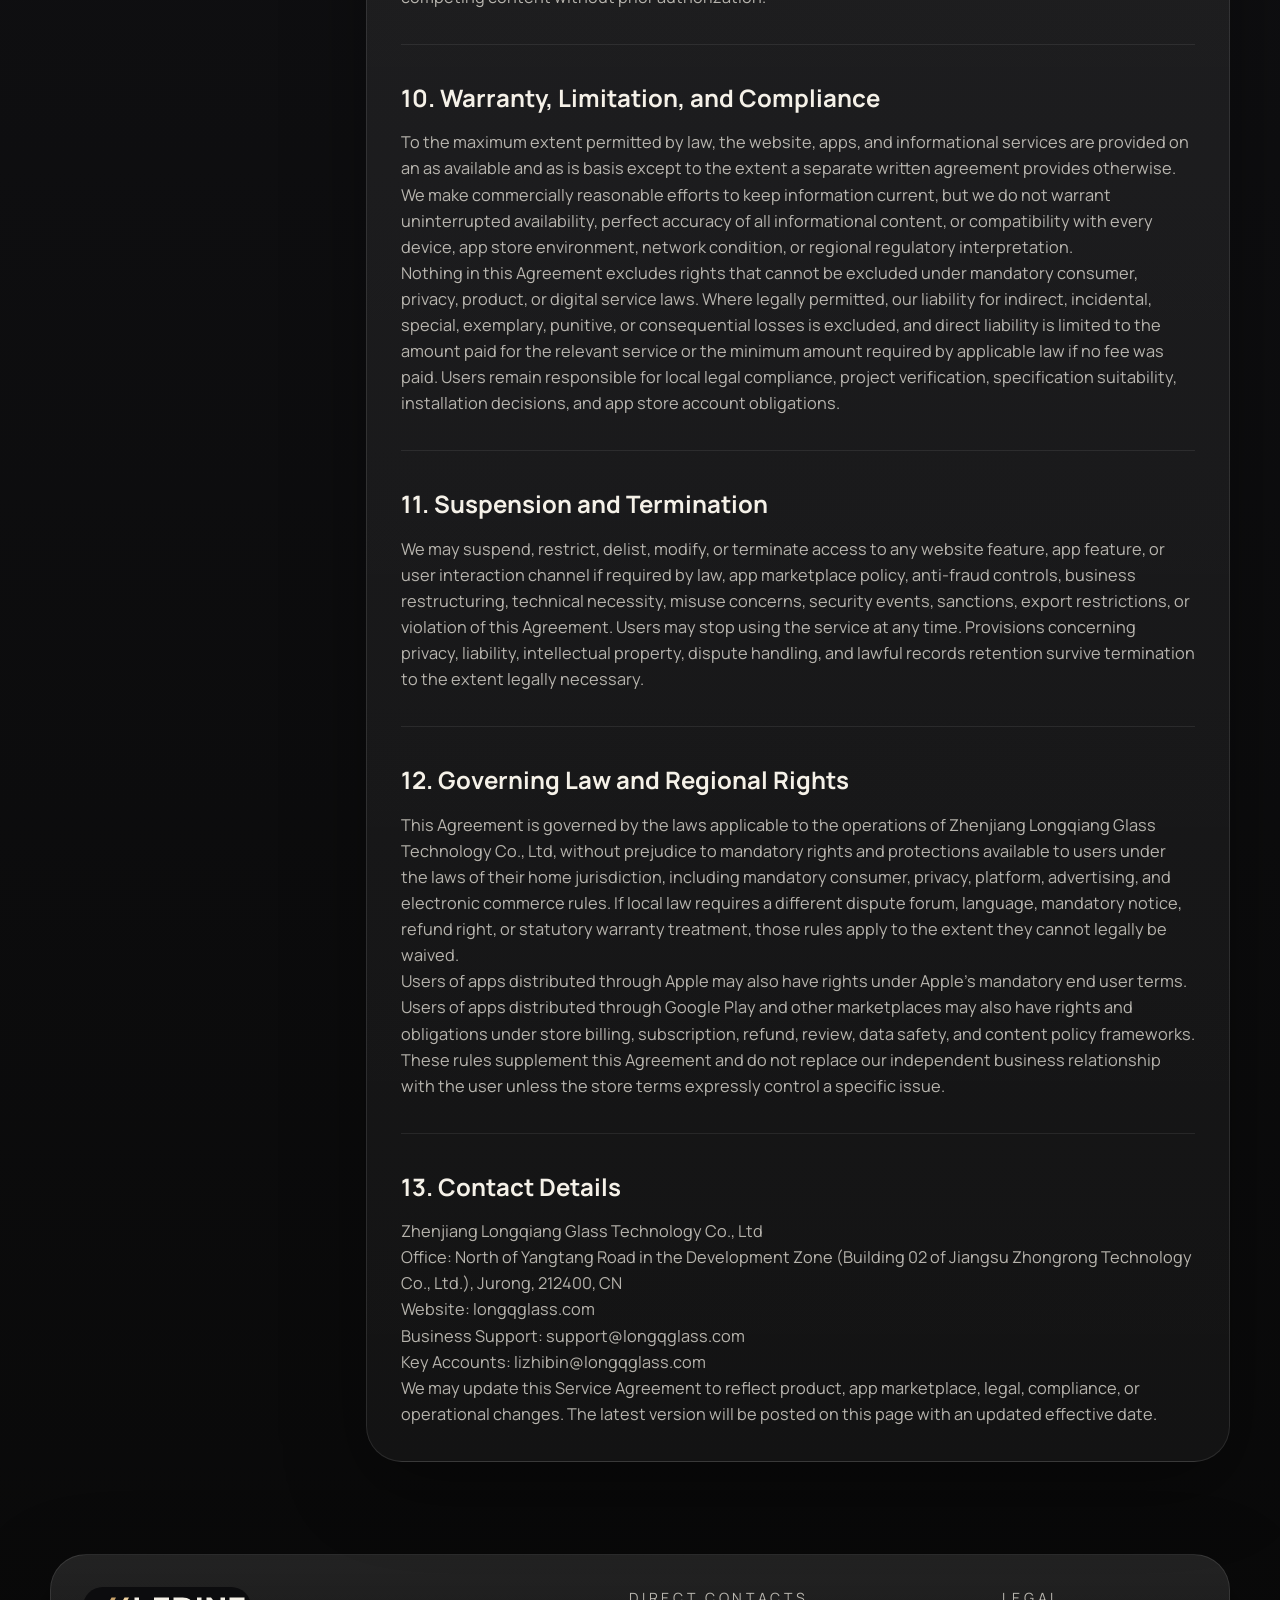
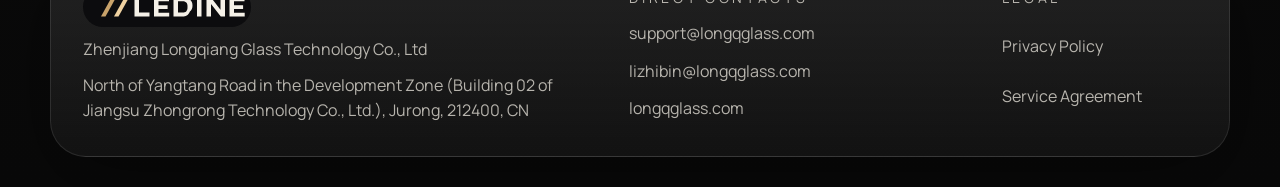
<file: terms.html>
<!DOCTYPE html>
<html lang="en">
<head>
    <meta charset="UTF-8">
    <meta http-equiv="X-UA-Compatible" content="IE=edge">
    <meta name="viewport" content="width=device-width, initial-scale=1.0">
    <title>Service Agreement | Zhenjiang Longqiang Glass Technology Co., Ltd</title>
    <meta name="description" content="Service Agreement for the website and mobile applications of Zhenjiang Longqiang Glass Technology Co., Ltd, including marketplace, age, compliance, ordering, and support terms.">
    <meta name="robots" content="index, follow, max-image-preview:large">
    <link rel="canonical" href="https://longqglass.com/terms.html">
    <link rel="alternate" hreflang="en" href="https://longqglass.com/terms.html">
    <link rel="icon" type="image/svg+xml" href="images/favicon.svg">
    <link rel="preconnect" href="https://fonts.googleapis.com">
    <link rel="preconnect" href="https://fonts.gstatic.com" crossorigin>
    <link href="https://fonts.googleapis.com/css2?family=Manrope:wght@400;500;600;700;800&family=Cormorant+Garamond:wght@500;600;700&display=swap" rel="stylesheet">
    <link rel="stylesheet" href="css/site.css">
</head>
<body>
    <div class="page-shell inner-page legal-page">
        <header class="site-header" data-header>
            <div class="container nav-wrap">
                <a class="brand" href="index.html" aria-label="Longqiang Glass home">
                    <img src="images/logo.svg" alt="Longqiang Glass logo" width="168" height="40">
                </a>
                <button class="nav-toggle" type="button" aria-expanded="false" aria-controls="site-nav" data-nav-toggle>
                    <span></span>
                    <span></span>
                </button>
                <nav id="site-nav" class="site-nav" aria-label="Primary navigation">
                    <a href="index.html">Home</a>
                    <a href="services.html">Business Services</a>
                    <a href="culture.html">Corporate Culture</a>
                    <a href="news.html">Company News</a>
                    <a href="contact.html">Contact Us</a>
                </nav>
            </div>
        </header>

        <main>
            <section class="legal-hero">
                <div class="container" data-reveal>
                    <p class="eyebrow">Service Agreement</p>
                    <h1>Website and Mobile Application Service Agreement</h1>
                    <p>Effective date: May 12, 2026</p>
                    <p>This Service Agreement governs access to the website, mobile applications, app marketplace listings, inquiry tools, consultation services, online ordering functions, after-sales maintenance services, industry information services, technical consulting services, and business cooperation matching services of Zhenjiang Longqiang Glass Technology Co., Ltd.</p>
                </div>
            </section>

            <section class="section legal-content">
                <div class="container legal-layout">
                    <aside class="legal-index" data-reveal>
                        <a href="#acceptance">1. Acceptance and Scope</a>
                        <a href="#eligibility">2. Eligibility and Age</a>
                        <a href="#services">3. Services Provided</a>
                        <a href="#accounts">4. Accounts and Information Accuracy</a>
                        <a href="#orders">5. Orders, Consultations, and Custom Requests</a>
                        <a href="#apps">6. Mobile Apps and App Store Terms</a>
                        <a href="#ads-terms">7. Advertising-Supported Services</a>
                        <a href="#acceptable-use">8. Acceptable Use</a>
                        <a href="#ip">9. Intellectual Property</a>
                        <a href="#warranty">10. Warranty, Limitation, and Compliance</a>
                        <a href="#termination">11. Suspension and Termination</a>
                        <a href="#law">12. Governing Law and Regional Rights</a>
                        <a href="#contact-service">13. Contact Details</a>
                    </aside>
                    <article class="legal-article" data-reveal>
                        <section id="acceptance">
                            <h2>1. Acceptance and Scope</h2>
                            <p>By accessing or using our website, mobile applications, online ordering workflows, consultation tools, maintenance services, or business cooperation interfaces, you agree to this Service Agreement and to our Privacy Policy. If you do not agree, do not use the services. This Agreement applies to the official website at longqglass.com and to digital services made available through app stores, direct web distribution, or other authorized channels.</p>
                        </section>

                        <section id="eligibility">
                            <h2>2. Eligibility and Age</h2>
                            <p>Our services are intended primarily for businesses, professionals, project teams, distributors, procurement personnel, designers, engineers, maintenance stakeholders, and users legally permitted to enter into binding arrangements under applicable law. Users must satisfy the minimum age or legal capacity requirements in their jurisdiction and any higher age or account rules imposed by the relevant app marketplace. If local law, Google Play, Apple, or another marketplace imposes a higher standard for a category of service, that higher standard applies.</p>
                        </section>

                        <section id="services">
                            <h2>3. Services Provided</h2>
                            <p>We provide information and service access relating to architectural glass, industrial glass, and decorative glass products. In addition to core business information, we provide mobile management applications and related digital services that may include product showcase, customization consulting, online ordering, after-sales maintenance, glass industry information, technical consulting, and business cooperation matching. Not all functions are available in every country, app store, or app version.</p>
                        </section>

                        <section id="accounts">
                            <h2>4. Accounts and Information Accuracy</h2>
                            <p>Where registration or data submission is offered, users agree to provide accurate, current, and complete information. Users are responsible for the legality, accuracy, and sufficiency of project requirements, order-related details, uploaded materials, and communications they submit. We may rely on submitted information to prepare responses, quotations, support records, or follow-up communication. If information is incomplete or inaccurate, service outcomes may be delayed or limited.</p>
                        </section>

                        <section id="orders">
                            <h2>5. Orders, Consultations, and Custom Requests</h2>
                            <p>Any product descriptions, consultation content, app displays, or order initiation tools on our website or apps are informational unless expressly confirmed through a separate binding commercial arrangement. Custom consultations, online orders, maintenance requests, and technical discussions may require additional verification, engineering review, pricing confirmation, production assessment, export review, delivery coordination, or written acceptance before they become binding. Lead times, specifications, availability, and service conditions may vary based on product category, destination, application scenario, and compliance requirements.</p>
                            <p>Users are responsible for ensuring that their use, import, installation, resale, and deployment of products or applications comply with local laws, construction requirements, industry regulations, and procurement restrictions in the relevant market.</p>
                        </section>

                        <section id="apps">
                            <h2>6. Mobile Apps and App Store Terms</h2>
                            <p>Our mobile applications may be distributed through Google Play, the Apple App Store, Huawei AppGallery, Amazon Appstore, Samsung Galaxy Store, Xiaomi GetApps, Oppo App Market, Vivo App Store, and other authorized channels. Your use of any distributed app is also subject to the terms, rules, payment policies, content restrictions, age standards, update rules, and device policies of the relevant marketplace or platform provider.</p>
                            <p>Store operators are not parties to every commercial arrangement between you and us, but they may enforce their own legal rights and operational requirements with respect to apps obtained through their marketplaces. If a marketplace requires additional end user license terms, consumer notices, automatic renewal wording, refund disclosures, content rating rules, or age-gating obligations, those terms apply in addition to this Agreement.</p>
                        </section>

                        <section id="ads-terms">
                            <h2>7. Advertising-Supported Services</h2>
                            <p>Some app versions may include advertising-supported experiences, including splash ads, rewarded video ads, interstitial ads, banner ads, app open ads, or similar formats. Ad delivery may involve third-party monetization, mediation, measurement, anti-fraud, or attribution services. By using advertising-supported versions of our apps, you acknowledge that ad-related technologies may operate subject to our Privacy Policy, your device settings, consent choices, and applicable marketplace requirements.</p>
                            <p>We do not guarantee the availability, frequency, reward logic, fill rate, or uninterrupted operation of any ad-supported function. Advertising configurations may change by country, app version, inventory provider, age signal, or legal requirement.</p>
                        </section>

                        <section id="acceptable-use">
                            <h2>8. Acceptable Use</h2>
                            <p>You agree not to misuse the website or apps, including by reverse engineering except where non-waivable law permits it, scraping at harmful scale, bypassing security features, sending unlawful or infringing content, uploading malware, abusing inquiry workflows, submitting deceptive business requests, interfering with advertising integrity, generating invalid traffic, violating export controls, or using the services in a manner that breaches local law, platform policy, or third-party rights.</p>
                        </section>

                        <section id="ip">
                            <h2>9. Intellectual Property</h2>
                            <p>The website design, software logic, content arrangement, graphics, logos, icons, written materials, and service-related branding belonging to Zhenjiang Longqiang Glass Technology Co., Ltd or its licensors are protected by applicable intellectual property laws. Except as expressly allowed, no content may be copied, republished, redistributed, translated into a derivative commercial service, or used to create competing content without prior authorization.</p>
                        </section>

                        <section id="warranty">
                            <h2>10. Warranty, Limitation, and Compliance</h2>
                            <p>To the maximum extent permitted by law, the website, apps, and informational services are provided on an as available and as is basis except to the extent a separate written agreement provides otherwise. We make commercially reasonable efforts to keep information current, but we do not warrant uninterrupted availability, perfect accuracy of all informational content, or compatibility with every device, app store environment, network condition, or regional regulatory interpretation.</p>
                            <p>Nothing in this Agreement excludes rights that cannot be excluded under mandatory consumer, privacy, product, or digital service laws. Where legally permitted, our liability for indirect, incidental, special, exemplary, punitive, or consequential losses is excluded, and direct liability is limited to the amount paid for the relevant service or the minimum amount required by applicable law if no fee was paid. Users remain responsible for local legal compliance, project verification, specification suitability, installation decisions, and app store account obligations.</p>
                        </section>

                        <section id="termination">
                            <h2>11. Suspension and Termination</h2>
                            <p>We may suspend, restrict, delist, modify, or terminate access to any website feature, app feature, or user interaction channel if required by law, app marketplace policy, anti-fraud controls, business restructuring, technical necessity, misuse concerns, security events, sanctions, export restrictions, or violation of this Agreement. Users may stop using the service at any time. Provisions concerning privacy, liability, intellectual property, dispute handling, and lawful records retention survive termination to the extent legally necessary.</p>
                        </section>

                        <section id="law">
                            <h2>12. Governing Law and Regional Rights</h2>
                            <p>This Agreement is governed by the laws applicable to the operations of Zhenjiang Longqiang Glass Technology Co., Ltd, without prejudice to mandatory rights and protections available to users under the laws of their home jurisdiction, including mandatory consumer, privacy, platform, advertising, and electronic commerce rules. If local law requires a different dispute forum, language, mandatory notice, refund right, or statutory warranty treatment, those rules apply to the extent they cannot legally be waived.</p>
                            <p>Users of apps distributed through Apple may also have rights under Apple's mandatory end user terms. Users of apps distributed through Google Play and other marketplaces may also have rights and obligations under store billing, subscription, refund, review, data safety, and content policy frameworks. These rules supplement this Agreement and do not replace our independent business relationship with the user unless the store terms expressly control a specific issue.</p>
                        </section>

                        <section id="contact-service">
                            <h2>13. Contact Details</h2>
                            <p>Zhenjiang Longqiang Glass Technology Co., Ltd</p>
                            <p>Office: North of Yangtang Road in the Development Zone (Building 02 of Jiangsu Zhongrong Technology Co., Ltd.), Jurong, 212400, CN</p>
                            <p>Website: <a href="https://longqglass.com" target="_blank" rel="noopener">longqglass.com</a></p>
                            <p>Business Support: <a href="mailto:support@longqglass.com">support@longqglass.com</a></p>
                            <p>Key Accounts: <a href="mailto:lizhibin@longqglass.com">lizhibin@longqglass.com</a></p>
                            <p>We may update this Service Agreement to reflect product, app marketplace, legal, compliance, or operational changes. The latest version will be posted on this page with an updated effective date.</p>
                        </section>
                    </article>
                </div>
            </section>
        </main>

        <footer class="site-footer">
            <div class="container footer-grid">
                <div>
                    <img src="images/logo.svg" alt="Longqiang Glass logo" width="168" height="40">
                    <p>Zhenjiang Longqiang Glass Technology Co., Ltd</p>
                    <p>North of Yangtang Road in the Development Zone (Building 02 of Jiangsu Zhongrong Technology Co., Ltd.), Jurong, 212400, CN</p>
                </div>
                <div>
                    <p class="footer-title">Direct Contacts</p>
                    <a href="mailto:support@longqglass.com">support@longqglass.com</a>
                    <a href="mailto:lizhibin@longqglass.com">lizhibin@longqglass.com</a>
                    <a href="https://longqglass.com" target="_blank" rel="noopener">longqglass.com</a>
                </div>
                <div>
                    <p class="footer-title">Legal</p>
                    <a href="privacy.html">Privacy Policy</a>
                    <a href="terms.html">Service Agreement</a>
                </div>
            </div>
        </footer>
    </div>

    <script src="js/site.js" defer></script>
</body>
</html>
</file>
<file: css/site.css>
:root {
    --bg: #0a0a0b;
    --bg-soft: #111114;
    --panel: rgba(255, 255, 255, 0.08);
    --panel-strong: rgba(255, 255, 255, 0.12);
    --text: #f5f1e8;
    --text-soft: rgba(245, 241, 232, 0.72);
    --line: rgba(255, 255, 255, 0.14);
    --gold: #c9a36b;
    --gold-bright: #efd2a1;
    --accent: #7fb7d9;
    --shadow: 0 24px 80px rgba(0, 0, 0, 0.38);
    --radius-xl: 36px;
    --radius-lg: 24px;
    --radius-md: 18px;
    --container: min(1180px, calc(100vw - 48px));
}

* {
    box-sizing: border-box;
}

html {
    scroll-behavior: smooth;
}

body {
    margin: 0;
    font-family: "Manrope", sans-serif;
    color: var(--text);
    background:
        radial-gradient(circle at top left, rgba(201, 163, 107, 0.18), transparent 28%),
        radial-gradient(circle at 85% 12%, rgba(127, 183, 217, 0.12), transparent 20%),
        linear-gradient(180deg, #090909 0%, #111114 48%, #090909 100%);
    min-height: 100vh;
    line-height: 1.6;
    overflow-x: hidden;
}

body::before {
    content: "";
    position: fixed;
    inset: 0;
    background-image: linear-gradient(rgba(255, 255, 255, 0.03) 1px, transparent 1px), linear-gradient(90deg, rgba(255, 255, 255, 0.03) 1px, transparent 1px);
    background-size: 72px 72px;
    mask-image: radial-gradient(circle at center, black, transparent 78%);
    pointer-events: none;
    opacity: 0.5;
}

img {
    max-width: 100%;
    display: block;
}

a {
    color: inherit;
    text-decoration: none;
}

p {
    margin: 0;
}

ul {
    margin: 0;
    padding-left: 1.2rem;
}

.container {
    width: var(--container);
    margin: 0 auto;
}

.page-shell {
    position: relative;
}

.site-header {
    position: sticky;
    top: 0;
    z-index: 20;
    backdrop-filter: blur(18px);
    background: rgba(8, 8, 10, 0.72);
    border-bottom: 1px solid rgba(255, 255, 255, 0.08);
    transition: background 240ms ease, border-color 240ms ease, transform 240ms ease;
}

.site-header.is-scrolled {
    background: rgba(6, 6, 8, 0.92);
    border-color: rgba(201, 163, 107, 0.28);
}

.nav-wrap {
    display: flex;
    align-items: center;
    justify-content: space-between;
    gap: 24px;
    min-height: 86px;
}

.brand img {
    width: 168px;
    height: auto;
}

.site-nav {
    display: flex;
    align-items: center;
    gap: 30px;
}

.site-nav a {
    position: relative;
    color: var(--text-soft);
    font-size: 0.96rem;
    letter-spacing: 0.02em;
    transition: color 180ms ease;
}

.site-nav a::after {
    content: "";
    position: absolute;
    left: 0;
    bottom: -10px;
    width: 100%;
    height: 1px;
    background: linear-gradient(90deg, transparent, var(--gold), transparent);
    transform: scaleX(0);
    transform-origin: center;
    transition: transform 180ms ease;
}

.site-nav a:hover,
.site-nav a.is-active {
    color: var(--text);
}

.site-nav a:hover::after,
.site-nav a.is-active::after {
    transform: scaleX(1);
}

.nav-toggle {
    display: none;
    width: 52px;
    height: 52px;
    border-radius: 50%;
    border: 1px solid rgba(255, 255, 255, 0.14);
    background: transparent;
    padding: 0;
    align-items: center;
    justify-content: center;
    gap: 6px;
    flex-direction: column;
}

.nav-toggle span {
    width: 22px;
    height: 1.5px;
    background: var(--text);
    transition: transform 180ms ease, opacity 180ms ease;
}

.hero,
.page-hero,
.legal-hero {
    position: relative;
    overflow: clip;
}

.hero {
    min-height: calc(100vh - 86px);
    display: grid;
    align-items: center;
}

.hero-media,
.page-hero-media {
    position: absolute;
    inset: 0;
}

.hero-media::after,
.page-hero-media::after {
    content: "";
    position: absolute;
    inset: 0;
    background: linear-gradient(90deg, rgba(6, 6, 8, 0.86) 12%, rgba(6, 6, 8, 0.38) 54%, rgba(6, 6, 8, 0.82) 100%);
}

.hero-media img,
.page-hero-media img {
    width: 100%;
    height: 100%;
    object-fit: cover;
}

.hero-grid,
.page-hero-content {
    position: relative;
    z-index: 1;
}

.hero-grid {
    display: grid;
    grid-template-columns: minmax(0, 1.35fr) minmax(300px, 0.8fr);
    gap: 42px;
    align-items: end;
    padding: 110px 0 96px;
}

.hero-copy h1,
.page-hero-content h1,
.legal-hero h1,
.section-heading h2,
.showcase-copy h2,
.manifesto-copy h2,
.service-stack h2,
.app-copy h2,
.contact-panel h2,
.inquiry-grid h2,
.insight-grid h2,
.intro-grid h2,
.split-grid h2 {
    font-family: "Cormorant Garamond", serif;
    font-size: clamp(2.2rem, 5.2vw, 4.6rem);
    line-height: 0.92;
    letter-spacing: -0.03em;
    margin: 0;
}

.page-hero-content,
.legal-hero .container {
    padding: 132px 0 88px;
}

.page-hero-content h1,
.legal-hero h1 {
    max-width: 980px;
}

.hero-text,
.page-hero-content p:last-child,
.legal-hero p:last-child,
.intro-grid p,
.showcase-copy p,
.content-card p,
.service-card p,
.glass-tile p,
.journal-card p,
.contact-panel p,
.legal-article p,
.insight-points p,
.manifesto-list p {
    color: var(--text-soft);
    font-size: 1.02rem;
}

.eyebrow,
.panel-label,
.metric-title,
.footer-title,
.journal-date {
    text-transform: uppercase;
    letter-spacing: 0.26em;
    font-size: 0.88rem;
    color: var(--gold-bright);
}

.hero-actions {
    display: flex;
    flex-wrap: wrap;
    gap: 16px;
    margin-top: 34px;
}

.button {
    display: inline-flex;
    align-items: center;
    justify-content: center;
    min-height: 54px;
    padding: 0 26px;
    border-radius: 999px;
    border: 1px solid rgba(255, 255, 255, 0.14);
    font-weight: 700;
    transition: transform 180ms ease, border-color 180ms ease, background 180ms ease;
}

.button:hover {
    transform: translateY(-2px);
}

.button-primary {
    background: linear-gradient(135deg, var(--gold) 0%, #f0d6a3 100%);
    color: #111114;
    border-color: transparent;
}

.button-secondary {
    background: rgba(255, 255, 255, 0.03);
}

.hero-panel,
.panel-card,
.metric-card,
.content-card,
.service-card,
.glass-tile,
.journal-card,
.contact-panel,
.legal-index,
.legal-article,
.site-footer,
.timeline-item {
    background: linear-gradient(180deg, rgba(255, 255, 255, 0.10), rgba(255, 255, 255, 0.04));
    border: 1px solid rgba(255, 255, 255, 0.1);
    box-shadow: var(--shadow);
}

.hero-panel {
    border-radius: var(--radius-xl);
    padding: 18px;
    display: grid;
    gap: 16px;
}

.panel-card {
    border-radius: 22px;
    padding: 20px;
}

.panel-card a {
    font-size: 1.1rem;
    font-weight: 700;
}

.hero-orbit {
    position: absolute;
    border-radius: 50%;
    border: 1px solid rgba(201, 163, 107, 0.18);
    animation: drift 16s ease-in-out infinite;
}

.orbit-a {
    width: 580px;
    height: 580px;
    top: -160px;
    right: -120px;
}

.orbit-b {
    width: 360px;
    height: 360px;
    bottom: -120px;
    left: -90px;
    animation-duration: 18s;
    animation-direction: reverse;
}

.section {
    padding: 92px 0;
}

.intro-strip {
    padding-top: 56px;
}

.intro-grid,
.showcase-grid,
.split-grid,
.app-grid,
.manifesto-grid,
.contact-grid,
.inquiry-grid,
.insight-grid,
.legal-layout {
    display: grid;
    gap: 36px;
}

.intro-grid,
.inquiry-grid,
.insight-grid {
    grid-template-columns: repeat(2, minmax(0, 1fr));
    align-items: start;
}

.metrics-grid,
.cards-three,
.app-cards,
.service-stack,
.journal-grid,
.contact-card-stack {
    display: grid;
    gap: 24px;
}

.metrics-grid {
    grid-template-columns: repeat(4, minmax(0, 1fr));
}

.metric-card,
.content-card,
.service-card,
.glass-tile,
.journal-card,
.contact-panel,
.timeline-item {
    padding: 28px;
    border-radius: var(--radius-lg);
    position: relative;
    overflow: hidden;
}

.metric-card::before,
.content-card::before,
.service-card::before,
.glass-tile::before,
.journal-card::before,
.timeline-item::before {
    content: "";
    position: absolute;
    inset: 0;
    background: linear-gradient(135deg, rgba(239, 210, 161, 0.1), transparent 48%, rgba(127, 183, 217, 0.08));
    opacity: 0;
    transition: opacity 220ms ease;
}

.metric-card:hover::before,
.content-card:hover::before,
.service-card:hover::before,
.glass-tile:hover::before,
.journal-card:hover::before,
.timeline-item:hover::before {
    opacity: 1;
}

.metric-value {
    display: block;
    font-family: "Cormorant Garamond", serif;
    font-size: clamp(2.8rem, 5vw, 4.2rem);
    color: var(--gold-bright);
    line-height: 1;
    margin-bottom: 12px;
}

.showcase-grid,
.app-grid,
.contact-grid {
    grid-template-columns: minmax(0, 1fr) minmax(0, 1fr);
    align-items: center;
}

.showcase-media img,
.page-hero-media img {
    border-radius: var(--radius-xl);
}

.feature-list {
    display: grid;
    gap: 14px;
    margin: 24px 0 0;
}

.feature-list li {
    color: var(--text-soft);
}

.text-link {
    display: inline-flex;
    margin-top: 26px;
    color: var(--gold-bright);
    font-weight: 700;
}

.timeline {
    display: grid;
    grid-template-columns: repeat(4, minmax(0, 1fr));
    gap: 24px;
    margin-top: 36px;
}

.timeline-item span {
    display: inline-flex;
    width: 52px;
    height: 52px;
    align-items: center;
    justify-content: center;
    border-radius: 50%;
    border: 1px solid rgba(255, 255, 255, 0.16);
    margin-bottom: 18px;
    color: var(--gold-bright);
}

.split-grid {
    grid-template-columns: minmax(260px, 0.68fr) minmax(0, 1fr);
}

.service-stack,
.app-cards,
.contact-card-stack {
    grid-template-columns: repeat(3, minmax(0, 1fr));
}

.service-card img,
.glass-tile img {
    margin-bottom: 18px;
}

.dark-panel {
    background: linear-gradient(180deg, rgba(255, 255, 255, 0.02), rgba(255, 255, 255, 0.01));
    border-top: 1px solid rgba(255, 255, 255, 0.08);
    border-bottom: 1px solid rgba(255, 255, 255, 0.08);
}

.compact-list {
    margin-top: 24px;
}

.manifesto-grid {
    grid-template-columns: minmax(0, 0.9fr) minmax(0, 1.1fr);
    align-items: start;
}

.manifesto-list,
.insight-points {
    display: grid;
    gap: 18px;
}

.journal-grid {
    grid-template-columns: repeat(3, minmax(0, 1fr));
}

.journal-card-large {
    grid-column: span 2;
}

.legal-page .legal-content {
    padding-top: 48px;
}

.legal-layout {
    grid-template-columns: minmax(240px, 280px) minmax(0, 1fr);
    align-items: start;
}

.legal-index {
    position: sticky;
    top: 112px;
    border-radius: var(--radius-lg);
    padding: 22px;
    display: grid;
    gap: 12px;
}

.legal-index a {
    color: var(--text-soft);
    font-size: 0.94rem;
}

.legal-article {
    border-radius: var(--radius-xl);
    padding: 34px;
}

.legal-article section + section {
    margin-top: 34px;
    padding-top: 34px;
    border-top: 1px solid rgba(255, 255, 255, 0.08);
}

.legal-article h2,
.timeline-item h3,
.content-card h3,
.service-card h3,
.glass-tile h3,
.journal-card h3,
.journal-card-large h2,
.metric-title,
.contact-panel h2 {
    margin: 0 0 12px;
}

.legal-article ul {
    display: grid;
    gap: 10px;
    color: var(--text-soft);
    margin-top: 14px;
}

.contact-links {
    display: grid;
    gap: 14px;
    margin-top: 26px;
}

.contact-links a {
    color: var(--gold-bright);
}

.site-footer {
    margin: 0 auto 30px;
    width: var(--container);
    border-radius: var(--radius-xl);
    padding: 32px;
}

.footer-grid {
    display: grid;
    grid-template-columns: 1.2fr 0.8fr 0.6fr;
    gap: 24px;
}

.footer-grid div {
    display: grid;
    gap: 10px;
}

.footer-grid a,
.footer-grid p {
    color: var(--text-soft);
}

[data-reveal] {
    opacity: 0;
    transform: translateY(34px);
    transition: opacity 720ms ease, transform 720ms ease;
}

[data-reveal].is-visible {
    opacity: 1;
    transform: translateY(0);
}

@keyframes drift {
    0%,
    100% {
        transform: translate3d(0, 0, 0) rotate(0deg);
    }
    50% {
        transform: translate3d(18px, 22px, 0) rotate(6deg);
    }
}

@media (max-width: 1100px) {
    .metrics-grid,
    .timeline,
    .service-stack,
    .app-cards,
    .contact-card-stack,
    .journal-grid {
        grid-template-columns: repeat(2, minmax(0, 1fr));
    }

    .hero-grid,
    .showcase-grid,
    .contact-grid,
    .manifesto-grid,
    .split-grid,
    .app-grid,
    .legal-layout,
    .intro-grid,
    .inquiry-grid,
    .insight-grid {
        grid-template-columns: 1fr;
    }

    .legal-index {
        position: relative;
        top: 0;
    }

    .journal-card-large {
        grid-column: span 1;
    }
}

@media (max-width: 820px) {
    .container {
        width: min(calc(100vw - 32px), 100%);
    }

    .nav-toggle {
        display: inline-flex;
    }

    .site-nav {
        position: absolute;
        top: calc(100% + 8px);
        left: 16px;
        right: 16px;
        padding: 18px;
        border-radius: 24px;
        background: rgba(8, 8, 10, 0.96);
        border: 1px solid rgba(255, 255, 255, 0.12);
        display: grid;
        gap: 14px;
        opacity: 0;
        pointer-events: none;
        transform: translateY(-10px);
        transition: opacity 180ms ease, transform 180ms ease;
    }

    .site-nav.is-open {
        opacity: 1;
        pointer-events: auto;
        transform: translateY(0);
    }

    .hero,
    .page-hero-content,
    .legal-hero .container {
        padding-top: 108px;
    }

    .metrics-grid,
    .timeline,
    .cards-three,
    .service-stack,
    .app-cards,
    .contact-card-stack,
    .journal-grid,
    .footer-grid {
        grid-template-columns: 1fr;
    }

    .site-footer {
        width: min(calc(100vw - 32px), 100%);
        margin-bottom: 16px;
    }

    .section {
        padding: 72px 0;
    }
}

@media (prefers-reduced-motion: reduce) {
    *,
    *::before,
    *::after {
        animation: none !important;
        transition: none !important;
        scroll-behavior: auto !important;
    }

    [data-reveal] {
        opacity: 1;
        transform: none;
    }
}
</file>
